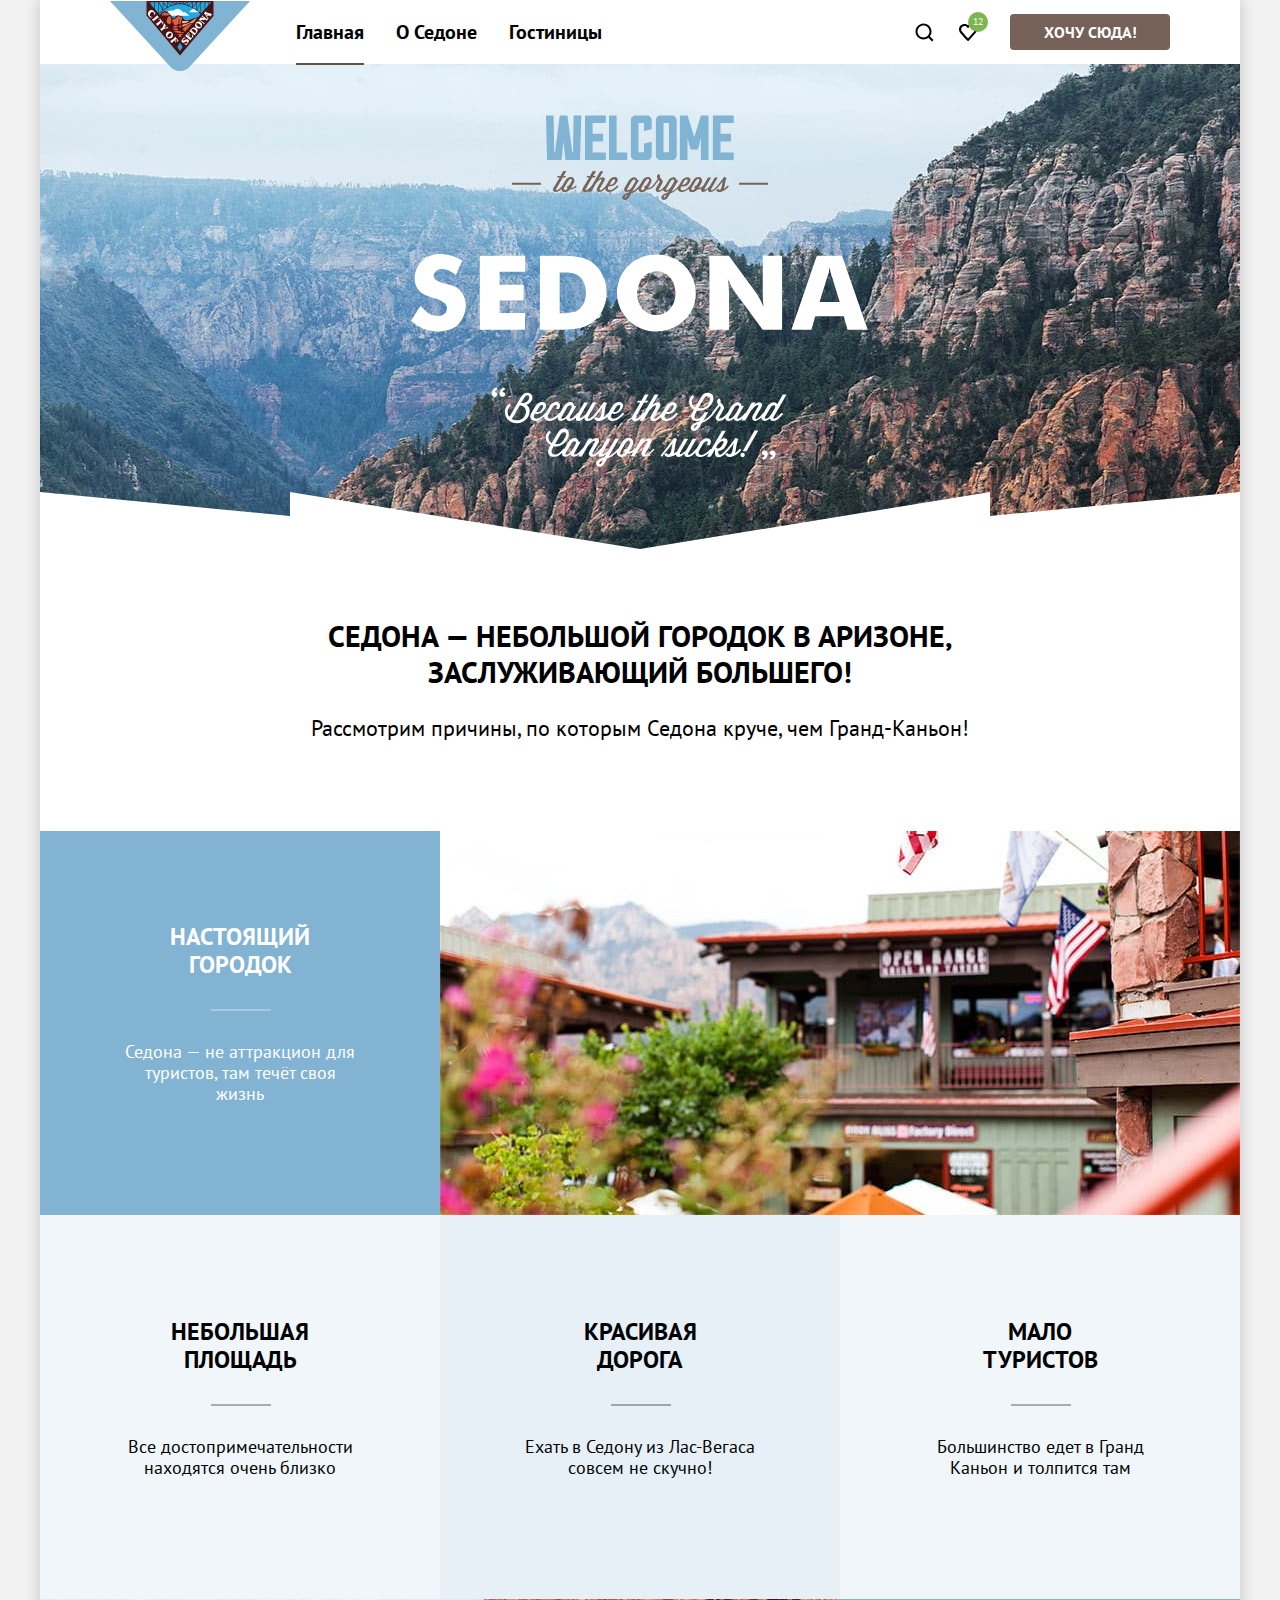
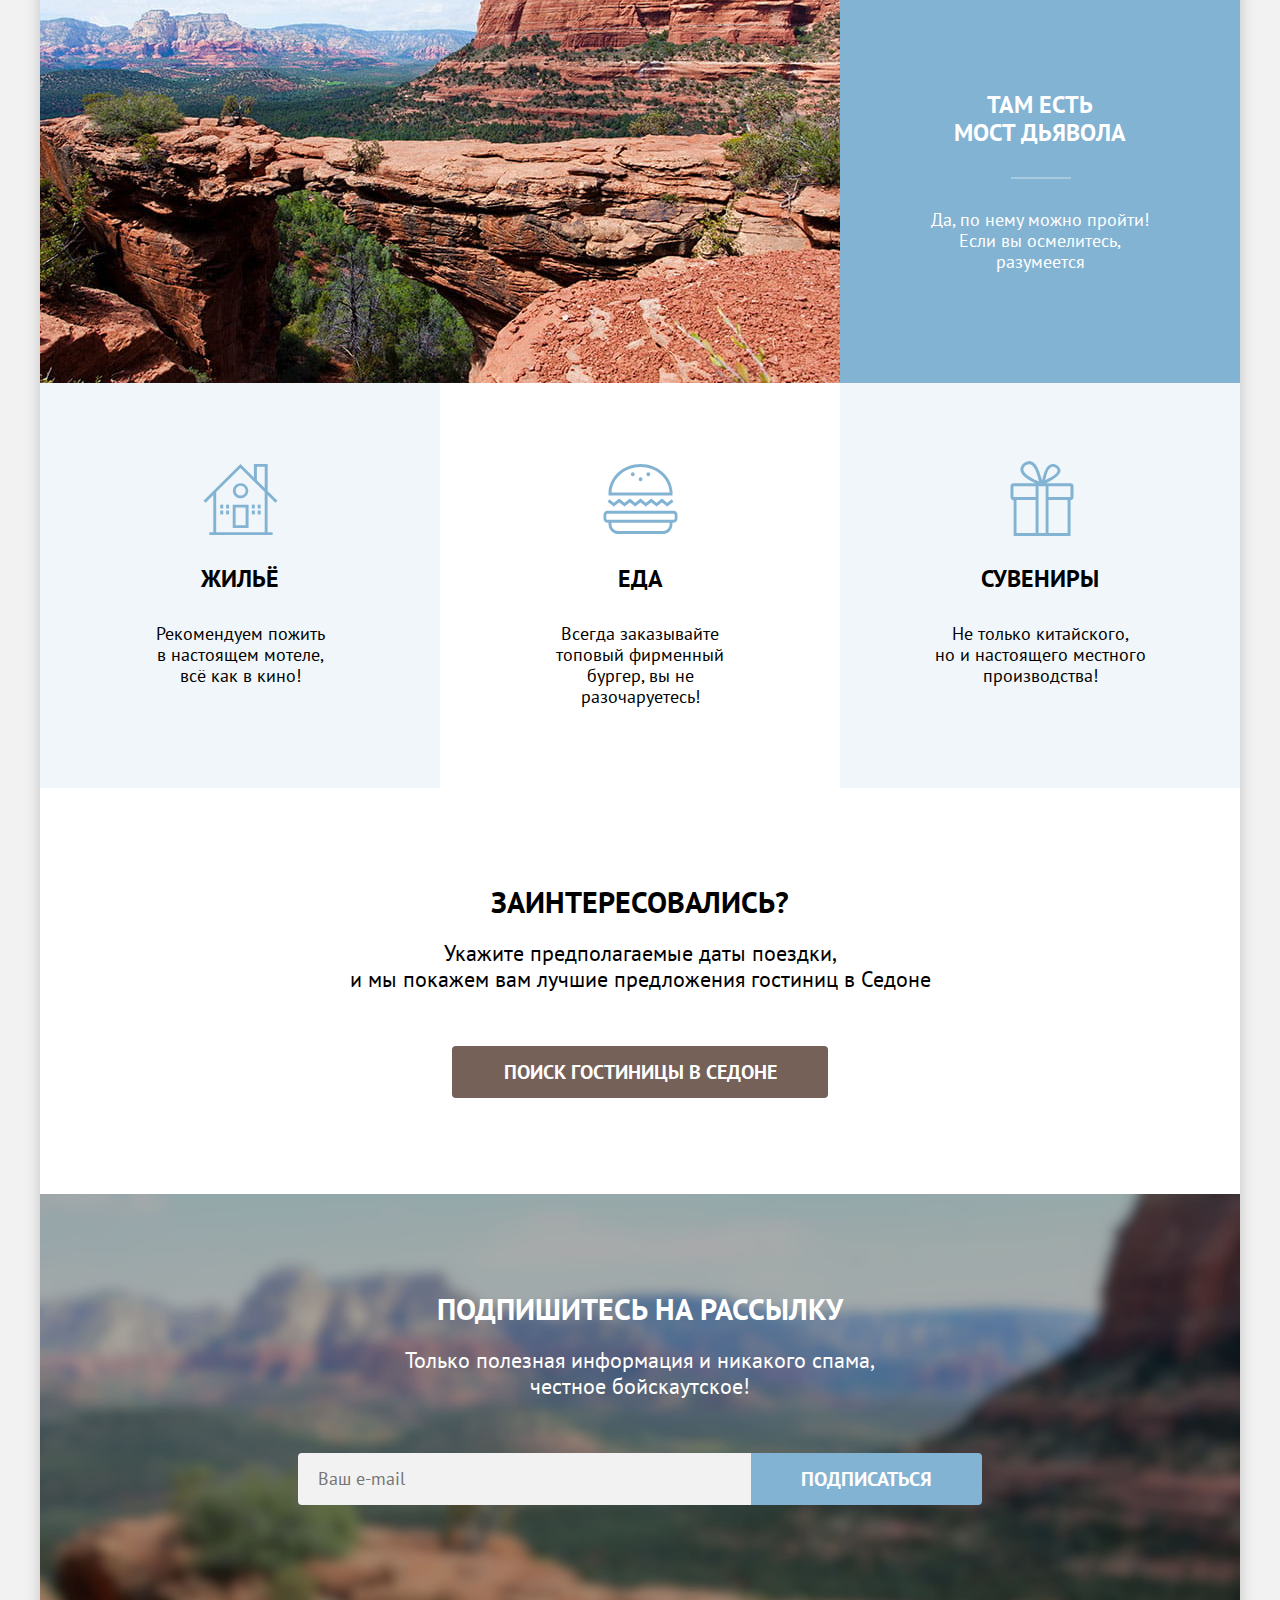
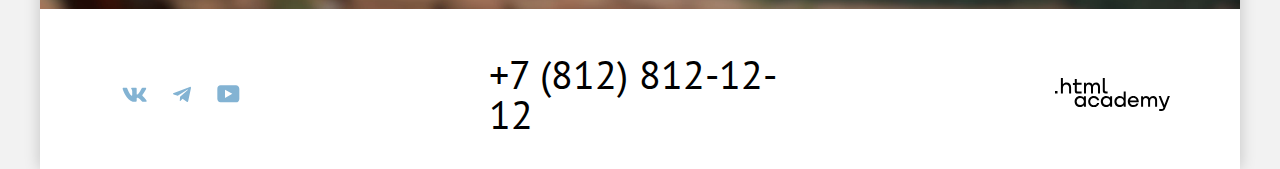
<file: index.html>
<!DOCTYPE html>
<html lang="ru">

  <head>
    <meta charset="UTF-8">
    <meta http-equiv="X-UA-Compatible" content="IE=edge">
    <meta name="viewport" content="width=device-width, initial-scale=1.0">
    <title>HTML Academy: Седона</title>
    <link rel="icon" href="favicon.ico">
    <link rel="stylesheet" href="styles/styles.css">
  </head>

  <body>
    <div class="content-wrapper">
      <!-- Шапка -->
      <header class="main-header">
        <nav class="navigation">
          <img class="page-header-logo" src="images/header-logo.svg" width="140" height="70"
            alt="Логотип сайта города Седона.">
          <div class="navigation-wrapper">
            <ul class="navigation-list reset-margin-padding">
              <li class="navigation-item">
                <span class="navigation-link current">Главная</span>
              </li>
              <li class="navigation-item">
                <a class="navigation-link" href="#">О Седоне</a>
              </li>
              <li class="navigation-item">
                <a class="navigation-link" href="catalog.html">Гостиницы</a>
              </li>
            </ul>
            <ul class="navigation-list navigation-user  reset-margin-padding">
              <li class="navigation-item">
                <a class="navigation-link search" href="#">
                  <span class="visually-hidden">Поиск.</span>
                </a>
              </li>
              <li class="navigation-item">
                <a class="navigation-link favorites favorites-added" href="#">
                  <span class="visually-hidden">Избранное.</span>
                </a>
              </li>
              <li class="navigation-item">
                <a class="button button-link" href="#">Хочу сюда!</a>
              </li>
            </ul>
          </div>
        </nav>
      </header>

      <!-- Основное содержание -->
      <main class="main-container main-index">
        <div class="intro-wrapper">
          <h1 class="visually-hidden">Город Седона.</h1>
          <img class="intro-image" src="images/main-welcome.svg" width="458" height="352"
            alt="Добро пожаловать в Седону.">
        </div>
        <!-- Преимущества -->

        <section class="advantages">
          <h2 class="visually-hidden">Причины посетить Седону.</h2>
          <div class="advantages-intro-wrapper">
            <p class="advantages-intro reset-margin-padding">Седона — небольшой городок в Аризоне,<br> заслуживающий
              большего!</p>
            <p class="advantages-reasons reset-margin-padding">Рассмотрим причины, по которым Седона круче, чем
              Гранд-Каньон!</p>
          </div>
          <div class="advantages-recommendations">
            <ul class="advantages-list  reset-margin-padding">
              <li class="advantages-item">
                <div class="advantage-about">
                  <h3 class="advantages-title reset-margin-padding">Настоящий городок</h3>
                  <p class="advantages-description reset-margin-padding">Седона — не аттракцион для туристов, там течёт
                    своя жизнь</p>
                </div>
                <img class="advantage-illustration" src="images/advantages-city.jpg" width="800" height="384"
                  alt="Фотография города Седона.">
              </li>
              <li class="advantages-item">
                <div class="advantage-about">
                  <h3 class="advantages-title reset-margin-padding">Небольшая площадь</h3>
                  <p class="advantages-description reset-margin-padding">Все достопримечательности находятся очень
                    близко</p>
                </div>
              </li>
              <li class="advantages-item">
                <div class="advantage-about">
                  <h3 class="advantages-title reset-margin-padding">Красивая дорога</h3>
                  <p class="advantages-description reset-margin-padding">Ехать в Седону из Лас-Вегаса совсем не скучно!
                  </p>
                </div>
              </li>
              <li class="advantages-item">
                <div class="advantage-about">
                  <h3 class="advantages-title reset-margin-padding">Мало туристов</h3>
                  <p class="advantages-description reset-margin-padding">Большинство едет в Гранд Каньон и толпится там
                  </p>
                </div>
              </li>
              <li class="advantages-item">
                <div class="advantage-about">
                  <h3 class="advantages-title reset-margin-padding">Там есть<br>мост дьявола</h3>
                  <p class="advantages-description reset-margin-padding">Да, по нему можно пройти! Если вы осмелитесь,
                    разумеется</p>
                </div>
                <img class="advantage-illustration" src="images/advantages-bridge.jpg" width="800" height="384"
                  alt="Фотография моста дьявола.">
              </li>
            </ul>
            <h2 class="visually-hidden">Рекомендации.</h2>
            <ul class="recommendation-list  reset-margin-padding">
              <li class="recommendation-item">
                <div class="recommendation-about">
                  <h3 class="recommendation-title reset-margin-padding">Жильё</h3>
                  <p class="recommendation-description reset-margin-padding">Рекомендуем пожить<br> в настоящем мотеле,
                    <br> всё как в кино!
                  </p>
                </div>
              </li>
              <li class="recommendation-item">
                <div class="recommendation-about">
                  <h3 class="recommendation-title reset-margin-padding">Еда</h3>
                  <p class="recommendation-description reset-margin-padding">Всегда заказывайте <br>топовый фирменный
                    бургер, вы не разочаруетесь!</p>
                </div>
              </li>
              <li class="recommendation-item">
                <div class="recommendation-about">
                  <h3 class="recommendation-title reset-margin-padding">Сувениры</h3>
                  <p class="recommendation-description reset-margin-padding">Не только китайского, <br>но и настоящего
                    местного производства!</p>
                </div>
              </li>
            </ul>
          </div>
        </section>

        <!-- Поиск гостиницы -->
        <section class="hotel-search reset-margin-padding" id="hotel-search">
          <div class="hotel-search-wrapper">
            <h2 class="visually-hidden">Поиск гостиницы.</h2>
            <h3 class="hotel-search-title  reset-margin-padding">Заинтересовались?</h3>
            <p class="hotel-search-description  reset-margin-padding">Укажите предполагаемые даты поездки,<br>и мы
              покажем вам лучшие предложения гостиниц в Седоне</p>
            <a class="button button-link" href="catalog.html">ПОИСК ГОСТИНИЦЫ В СЕДОНЕ</a>
          </div>
        </section>
      </main>

      <!-- Подвал -->
      <footer class="page-footer">
        <section class="subscription subscribtion-main">
          <div class="subscription-content">
            <h2 class="subscription-title  reset-margin-padding">Подпишитесь на рассылку</h2>
            <p class="subscription-description">Только полезная информация и никакого спама, <br>честное бойскаутское!
            </p>
            <form class="subscription-form" action="https://echo.htmlacademy.ru/" method="post">
              <input class="subscription-input  reset-margin-padding" type="email" name="email" id="subscription-email"
                placeholder="Ваш e-mail">
              <label class="visually-hidden" for="subscription-email">Введите ваш e-mail.</label>
              <button class="button button-submit  reset-margin-padding" type="submit">Подписаться</button>
            </form>
          </div>
        </section>
        <section class="footer-contacts">
          <h2 class="visually-hidden">Контакты.</h2>
          <ul class="social-links-list  reset-margin-padding">
            <li class="social-links-item">
              <a class="social-link" href="https://vk.com/htmlacademy">
                <svg class="social-link-img" width="25" height="15" viewBox="0 0 25 15" fill="none"
                  xmlns="http://www.w3.org/2000/svg">
                  <path fill-rule="evenodd" clip-rule="evenodd"
                    d="M24.1164 1.80445C24.2824 1.25845 24.1164 0.856445 23.3214 0.856445H20.6964C20.0284 0.856445 19.7204 1.20345 19.5534 1.58645C19.5534 1.58645 18.2184 4.78245 16.3274 6.85845C15.7154 7.46045 15.4374 7.65145 15.1034 7.65145C14.9364 7.65145 14.6854 7.46045 14.6854 6.91345V1.80445C14.6854 1.14845 14.5014 0.856445 13.9454 0.856445H9.81738C9.40038 0.856445 9.14938 1.16045 9.14938 1.44945C9.14938 2.07045 10.0954 2.21445 10.1924 3.96245V7.76045C10.1924 8.59345 10.0394 8.74444 9.70538 8.74444C8.81538 8.74444 6.65038 5.53345 5.36538 1.85945C5.11638 1.14445 4.86438 0.856445 4.19338 0.856445H1.56638C0.816382 0.856445 0.666382 1.20345 0.666382 1.58645C0.666382 2.26845 1.55638 5.65645 4.81138 10.1374C6.98138 13.1974 10.0364 14.8564 12.8194 14.8564C14.4884 14.8564 14.6944 14.4884 14.6944 13.8534V11.5404C14.6944 10.8034 14.8524 10.6564 15.3814 10.6564C15.7714 10.6564 16.4384 10.8484 17.9964 12.3234C19.7764 14.0724 20.0694 14.8564 21.0714 14.8564H23.6964C24.4464 14.8564 24.8224 14.4884 24.6064 13.7604C24.3684 13.0364 23.5184 11.9854 22.3914 10.7384C21.7794 10.0284 20.8614 9.26345 20.5824 8.88045C20.1934 8.38945 20.3044 8.17044 20.5824 7.73345C20.5824 7.73345 23.7824 3.30745 24.1154 1.80445H24.1164Z" />
                </svg>
                <span class="visually-hidden">В контакте.</span>
              </a>
            </li>
            <li class="social-links-item">
              <a class="social-link" href="https://t.me/htmlacademy ">
                <svg class="social-link-img" aria-hidden="true" focusable="false" width="18" height="16"
                  viewBox="0 0 18 16" fill="none" xmlns="http://www.w3.org/2000/svg">
                  <path
                    d="M16.785 0.955705L0.840489 7.1042C-0.247661 7.54126 -0.241365 8.14828 0.640845 8.41897L4.73445 9.69597L14.2058 3.72014C14.6537 3.44766 15.0629 3.59424 14.7265 3.89281L7.05283 10.8183H7.05103L7.05283 10.8192L6.77045 15.0387C7.18413 15.0387 7.36669 14.8489 7.59871 14.625L9.58705 12.6915L13.7229 15.7464C14.4855 16.1664 15.0332 15.9506 15.2229 15.0405L17.9379 2.2453C18.2158 1.13107 17.5126 0.626562 16.785 0.955705Z" />
                </svg>
                <span class="visually-hidden">Телеграм.</span>
              </a>
            </li>
            <li class="social-links-item">
              <a class="social-link" href="https://www.youtube.com/user/htmlacademyru">
                <svg class="social-link-img" aria-hidden="true" focusable="false" width="23" height="18"
                  viewBox="0 0 23 18" fill="none" xmlns="http://www.w3.org/2000/svg">
                  <path
                    d="M18.9402 0.356445H3.50738C1.64668 0.356445 0.333252 1.9502 0.333252 3.75645V13.8502C0.333252 15.7627 1.64668 17.3564 3.50738 17.3564H19.1591C20.8009 17.3564 22.3333 15.7627 22.3333 13.9564V3.75645C22.1143 1.9502 20.8009 0.356445 18.9402 0.356445ZM7.99494 12.8939V4.81894L15.3283 8.85645L7.99494 12.8939Z" />
                </svg>
                <span class="visually-hidden">Youtube.</span>
              </a>
            </li>
          </ul>
          <address class="address-links">
            <a class="phone-link" href="tel:88128121212">+7 (812) 812-12-12</a>
          </address>
          <a class="partner-link" href="https://htmlacademy.ru/">
            <svg class="partner-link-img" aria-hidden="true" focusable="false" width="115" height="33"
              viewBox="0 0 115 33" fill="none" xmlns="http://www.w3.org/2000/svg">
              <path fill-rule="evenodd" clip-rule="evenodd"
                d="M7.9999 6.2C8.7999 5.2 9.9999 4.5 11.5999 4.5C14.2999 4.5 16.1999 6.4 16.0999 9.4V15.5H14.0999V9.8C14.0999 8 12.9999 6.6 11.1999 6.6C9.1999 6.6 7.8999 8.1 7.8999 10.2V15.5H5.8999V0H7.8999V6.2H7.9999ZM0 15.5V12.9H2.5V15.5H0ZM26.5999 4.79998H21.7999V1.09998H19.7999V4.89998H17.8999V6.89998H19.7999V12.9C19.7999 14.6 20.7999 15.6 22.4999 15.6H26.5999V13.6H22.8999C22.1999 13.6 21.7999 13.2 21.7999 12.5V6.79998H26.5999V4.79998ZM37.6 6.69998C38.2 5.39998 39.5 4.59998 41.1 4.59998C43.6 4.59998 45.1 6.39998 45 8.89997V15.4H43V9.09998C43 7.49998 42.1 6.49998 40.6 6.49998C39.4 6.49998 38 7.39998 38 9.79998V15.4H36V9.09998C36 7.49998 35.1 6.49998 33.6 6.49998C32 6.49998 31 7.99998 31 9.99998V15.4H29V4.79998H30.9V6.39998H31C31.6 5.39998 32.7 4.59998 34.1 4.59998C35.7 4.59998 36.9 5.49998 37.5 6.69998H37.6ZM47.8 12.7C47.8 14.4 48.8 15.4 50.6 15.4H52.6V13.4H50.9001C50.2001 13.4 49.8 13 49.8 12.3V0H47.8V12.7ZM25.0001 17.9C26.7001 17.9 28.0001 18.6 28.9001 19.7V18.2H30.9001V28.8H28.9001V27.2H28.8001C28.0001 28.3 26.8001 29.1 25.0001 29.1C21.9001 29.1 19.6001 26.8 19.6001 23.5C19.6001 20.2 21.9001 17.9 25.0001 17.9ZM21.7001 23.5C21.7001 25.5 23.1001 27.1 25.3001 27.1C27.5001 27.1 28.9001 25.4 28.9001 23.5C28.9001 21.5 27.5001 19.9 25.3001 19.9C23.1001 19.9 21.7001 21.5 21.7001 23.5ZM44.2 22C43.7 19.6 41.5999 17.9 38.7999 17.9C35.3999 17.9 33.2 20.4 33.2 23.5C33.2 26.6 35.3999 29.1 38.7999 29.1C41.5999 29.1 43.7 27.3 44.2 24.9H42.0999C41.7 26.2 40.3999 27.2 38.7999 27.2C36.5999 27.2 35.2 25.6 35.2 23.6C35.2 21.6 36.5999 20 38.7999 20C40.3999 20 41.5999 21 42.0999 22.2H44.2V22ZM51.2001 17.9C52.9001 17.9 54.2001 18.6 55.1 19.7V18.2H57.1V28.8H55.1V27.2H55C54.2001 28.3 53 29.1 51.2001 29.1C48.1001 29.1 45.8 26.8 45.8 23.5C45.8 20.2 48.1001 17.9 51.2001 17.9ZM47.9001 23.5C47.9001 25.5 49.3 27.1 51.5 27.1C53.6 27.1 55.1 25.4 55.1 23.5C55.1 21.5 53.7001 19.9 51.5 19.9C49.3 19.9 47.9001 21.5 47.9001 23.5ZM68.6999 19.8C67.7999 18.7 66.4999 17.9 64.7999 17.9C61.6999 17.9 59.3999 20.2 59.3999 23.5C59.3999 26.8 61.5999 29.1 64.7999 29.1C66.4999 29.1 67.7999 28.3 68.5999 27.3H68.6999V28.8H70.6999V13.4H68.6999V19.8ZM65.0999 27.1C62.8999 27.1 61.4999 25.5 61.4999 23.5C61.4999 21.5 62.8999 19.9 65.0999 19.9C67.2999 19.9 68.6999 21.5 68.6999 23.5C68.5999 25.5 67.1999 27.1 65.0999 27.1ZM72.8 23.5C72.8 20.4 75 17.9 78.3 17.9C81.8 17.9 84 20.6 83.8 24.2H75C75.1 25.8 76.5 27.1 78.4 27.1C79.8 27.1 80.9 26.5 81.4 25.5H83.5C82.8 27.8 80.8 29.1 78.3 29.1C74.9 29.1 72.8 26.5 72.8 23.5ZM81.6 22.4C81.3 20.8 80 19.8 78.3 19.8C76.6001 19.8 75.4 20.9 75.1 22.4H81.6ZM98.2001 17.9C96.6001 17.9 95.3001 18.7 94.6001 19.9H94.5001C93.9001 18.7 92.7001 17.9 91.1001 17.9C89.7001 17.9 88.6001 18.6 88.0001 19.7V18.2H86.1001V28.8H88.1001V23.4C88.1001 21.4 89.1001 20 90.7001 19.9C92.2001 19.9 93.1001 20.9 93.1001 22.5V28.8H95.1001V23.2C95.1001 20.8 96.5001 19.9 97.7001 19.9C99.2001 19.9 100.1 20.9 100.1 22.5V28.8H102.1V22.3C102.2 19.7 100.7 17.9 98.2001 17.9ZM105.8 18.1L109.4 27L112.8 18.1H114.9L110.2 30.3C109.5 32.1 108.5 32.9 106.7 32.9H104.2V30.9H106.7C107.7 30.9 108.1 30.6 108.4 29.7L103.6 18.1H105.8Z" />
            </svg>
            <span class="visually-hidden">HTML-Academy.</span>
          </a>
        </section>
      </footer>

      <div class="modal-container closed">
        <div class="modal modal-search">
          <button class="modal-close-button" type="button">
            <span class="visually-hidden">Закрыть.</span>
          </button>
          <section class="modal-content">
            <h2 class="modal-title reset-margin-padding">Поиск гостиницы в Седоне</h2>
            <form class="modal-search-form" action="https://echo.htmlacademy.ru/" method="get">
              <h3 class="visually-hidden">Укажите дату заезда и дату выезда, а также количество взрослых гостей и детей.
              </h3>
              <label class="modal-form-label date-label" for="arrival-date">Дата Заезда:</label>
              <div class="date-wrapper">
                <input class="modal-input input-date" type="text" name="arrival-date" id="arrival-date"
                  value="27 апреля 2020">
                <button class="calendar-button" type="button"></button>
                <span class="date-invalid shown">Мы не можем отправить вас в прошлое.</span>
              </div>
              <label class="modal-form-label date-label" for="departure-date">Дата Выезда:</label>
              <div class="date-wrapper">
                <input class="modal-input input-date" type="text" name="departure-date" id="departure-date"
                  value="1 сентября 2023">
                <button class="calendar-button" type="button"></button>
                <span class="date-valid shown">На эти даты есть свободные номера. Пока есть.</span>
              </div>
              <label class="modal-form-label" for="adult-guests">Взрослые:</label>
              <div class="age-range-wrapper">
                <button class="modal-range-button minus" type="button">
                  <svg class="modal-icon modal-minus-icon" width="14" height="2" viewBox="0 0 14 2" fill="none"
                    xmlns="http://www.w3.org/2000/svg">
                    <path d="M0 0L0 2L14 2V0L0 0Z" />
                  </svg>
                </button>
                <input class="modal-input" type="number" name="adult-guests" id="adult-guests" value="2">
                <button class="modal-range-button plus" type="button">
                  <svg class="modal-icon modal-plus-icon" width="14" height="14" viewBox="0 0 14 14" fill="none"
                    xmlns="http://www.w3.org/2000/svg">
                    <path d="M14 6H8V0H6V6H0V8H6V14H8V8H14V6Z" />
                  </svg>
                </button>
              </div>
              <label class="modal-form-label kids-label" for="kids-guests">
                Дети:
              </label>
              <span class="tooltip">
                <button class="tooltip-toggle" type="button" aria-labelledby="tooltip-label-date">
                  <svg class="info-button" width="26" height="26" viewBox="0 0 26 26" fill="none"
                    xmlns="http://www.w3.org/2000/svg" aria-label="Дополнительная информация.">
                    <circle cx="13" cy="13" r="13" fill="#83B3D3" />
                    <path fill-rule="evenodd" clip-rule="evenodd" d="M12 7H14V9H12V7ZM14 19H12V10H14V19Z"
                      fill="white" />
                  </svg>
                </button>
                <span class="tooltip-text" role="tooltip" id="tooltip-label-date">Укажите количество детей, которые
                  будут с вами, возраст которых от 6 до 18 лет. Дети до 6 лет размещаются бесплатно.</span>
              </span>
              <div class="age-range-wrapper">
                <button class="modal-range-button minus" type="button">
                  <svg class="modal-icon modal-minus-icon" width="14" height="2" viewBox="0 0 14 2" fill="none"
                    xmlns="http://www.w3.org/2000/svg">
                    <path d="M0 0L0 2L14 2V0L0 0Z" />
                  </svg>
                </button>
                <input class="modal-input" type="number" name="kids-guest" id="kids-guests" value="2">
                <button class="modal-range-button plus" type="button">
                  <svg class="modal-icon modal-plus-icon" width="14" height="14" viewBox="0 0 14 14" fill="none"
                    xmlns="http://www.w3.org/2000/svg">
                    <path d="M14 6H8V0H6V6H0V8H6V14H8V8H14V6Z" />
                  </svg>
                </button>
              </div>
              <button class="button button-submit" type="submit">Найти</button>
            </form>
          </section>
        </div>
      </div>

    </div>
  </body>

</html>
</file>
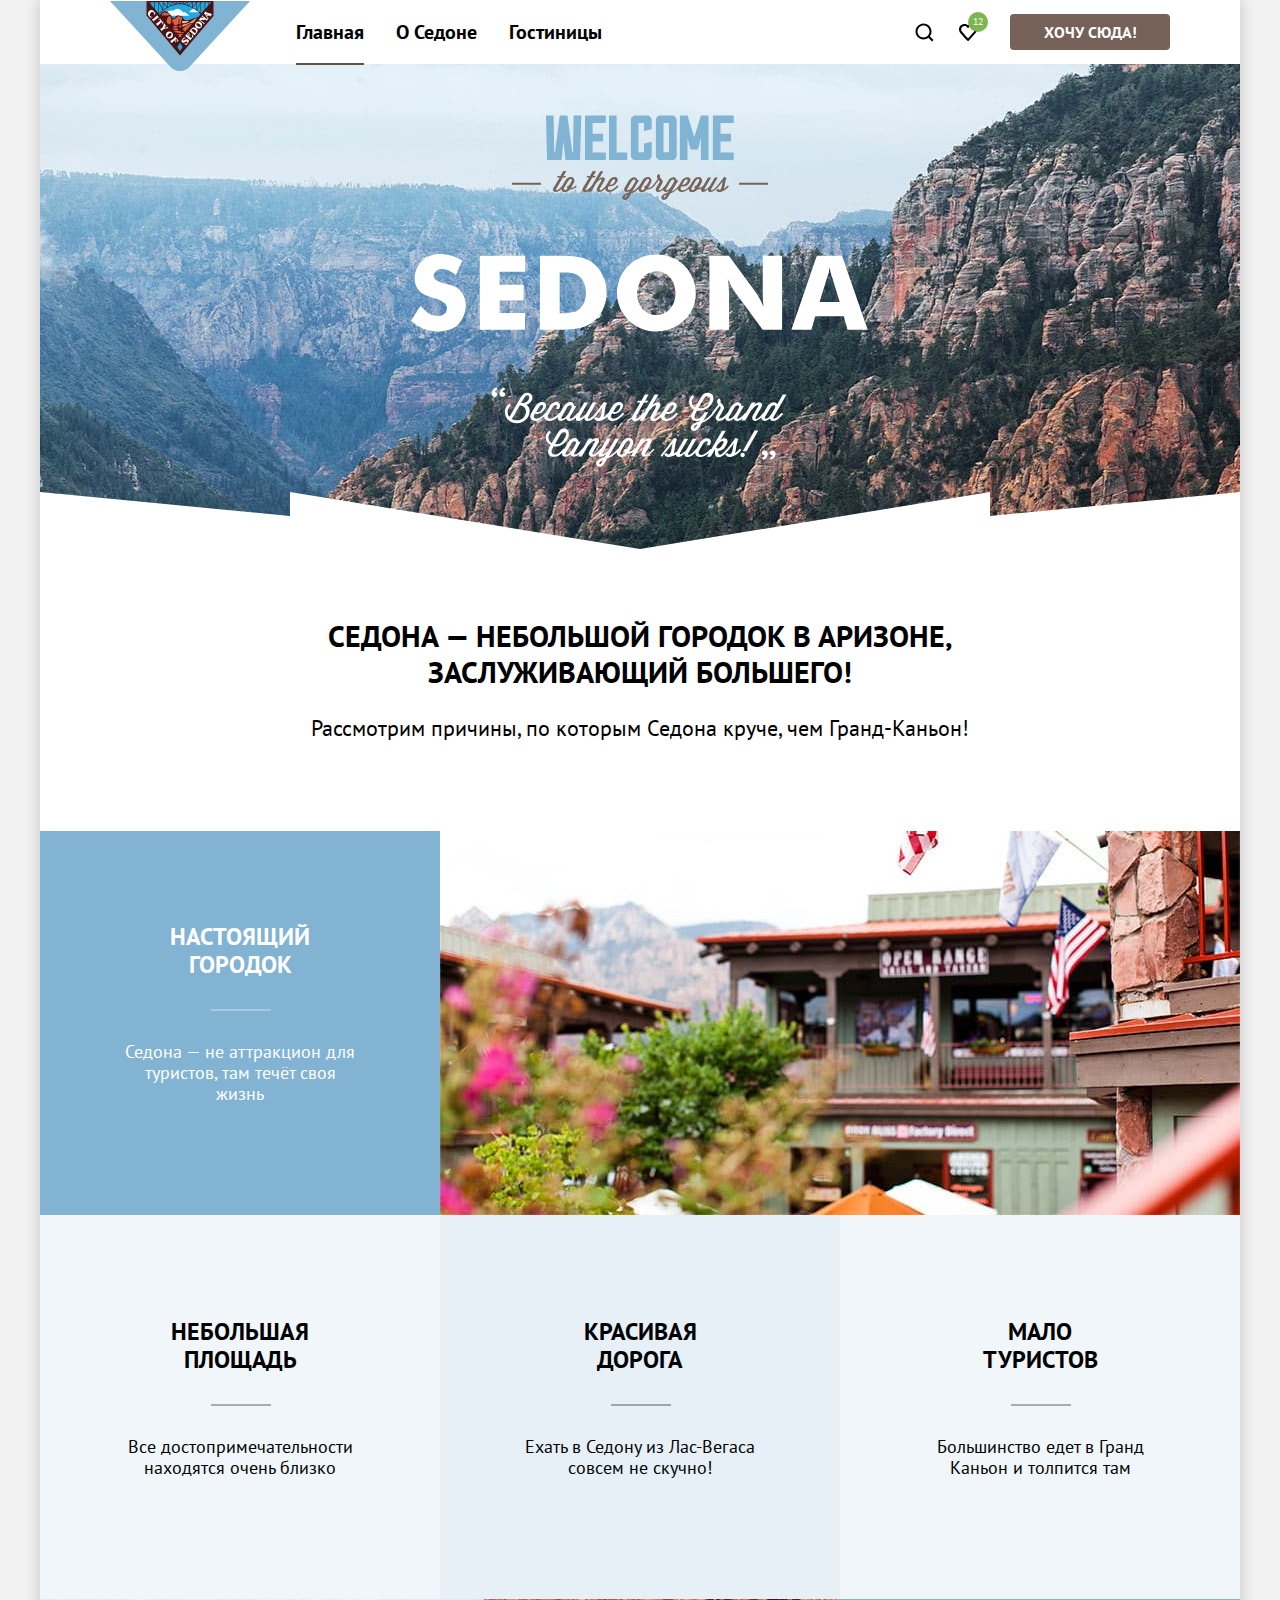
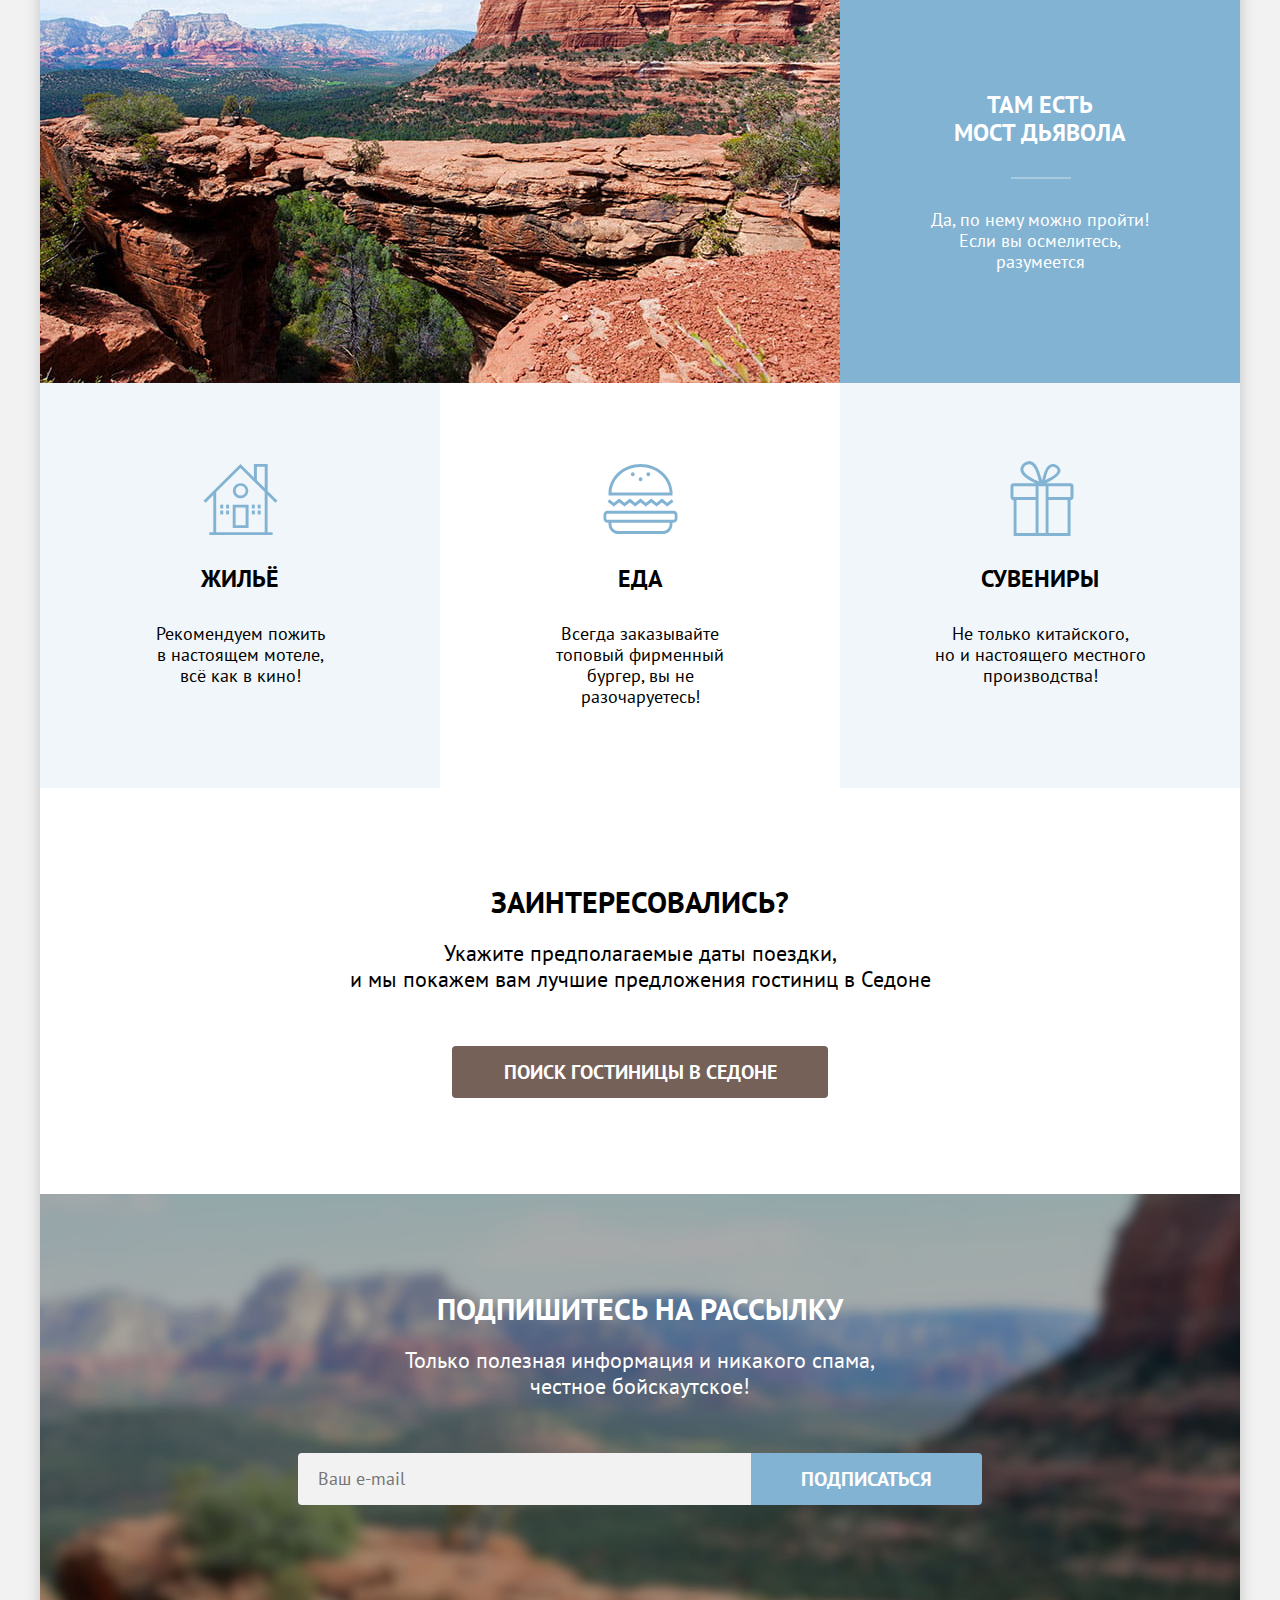
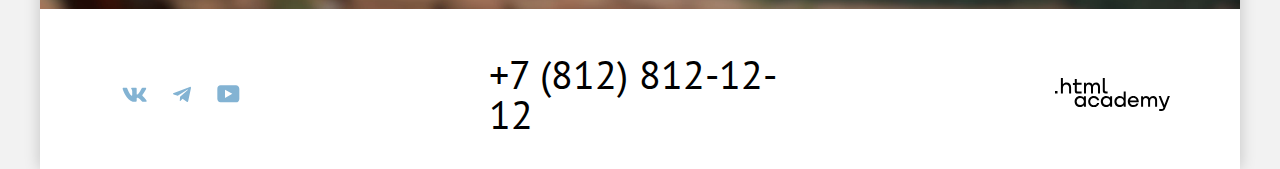
<file: master/index.html>
<!DOCTYPE html>
<html lang="ru">

  <head>
    <meta charset="UTF-8">
    <meta http-equiv="X-UA-Compatible" content="IE=edge">
    <meta name="viewport" content="width=device-width, initial-scale=1.0">
    <title>HTML Academy: Седона</title>
    <link rel="icon" href="favicon.ico">
    <link rel="stylesheet" href="styles/styles.css">
    <base href="https://htmlacademy-htmlcss.github.io/2205359-sedona-35/master/">
</head>

  <body>
    <div class="content-wrapper">
      <!-- Шапка -->
      <header class="main-header">
        <nav class="navigation">
          <img class="page-header-logo" src="images/header-logo.svg" width="140" height="70"
            alt="Логотип сайта города Седона.">
          <div class="navigation-wrapper">
            <ul class="navigation-list reset-margin-padding">
              <li class="navigation-item">
                <span class="navigation-link current">Главная</span>
              </li>
              <li class="navigation-item">
                <a class="navigation-link" href="#">О Седоне</a>
              </li>
              <li class="navigation-item">
                <a class="navigation-link" href="catalog.html">Гостиницы</a>
              </li>
            </ul>
            <ul class="navigation-list navigation-user  reset-margin-padding">
              <li class="navigation-item">
                <a class="navigation-link search" href="#">
                  <span class="visually-hidden">Поиск.</span>
                </a>
              </li>
              <li class="navigation-item">
                <a class="navigation-link favorites favorites-added" href="#">
                  <span class="visually-hidden">Избранное.</span>
                </a>
              </li>
              <li class="navigation-item">
                <a class="button button-link" href="#">Хочу сюда!</a>
              </li>
            </ul>
          </div>
        </nav>
      </header>

      <!-- Основное содержание -->
      <main class="main-container main-index">
        <div class="intro-wrapper">
          <h1 class="visually-hidden">Город Седона.</h1>
          <img class="intro-image" src="images/main-welcome.svg" width="458" height="352"
            alt="Добро пожаловать в Седону.">
        </div>
        <!-- Преимущества -->

        <section class="advantages">
          <h2 class="visually-hidden">Причины посетить Седону.</h2>
          <div class="advantages-intro-wrapper">
            <p class="advantages-intro reset-margin-padding">Седона — небольшой городок в Аризоне,<br> заслуживающий
              большего!</p>
            <p class="advantages-reasons reset-margin-padding">Рассмотрим причины, по которым Седона круче, чем
              Гранд-Каньон!</p>
          </div>
          <div class="advantages-recommendations">
            <ul class="advantages-list  reset-margin-padding">
              <li class="advantages-item">
                <div class="advantage-about">
                  <h3 class="advantages-title reset-margin-padding">Настоящий городок</h3>
                  <p class="advantages-description reset-margin-padding">Седона — не аттракцион для туристов, там течёт
                    своя жизнь</p>
                </div>
                <img class="advantage-illustration" src="images/advantages-city.jpg" width="800" height="384"
                  alt="Фотография города Седона.">
              </li>
              <li class="advantages-item">
                <div class="advantage-about">
                  <h3 class="advantages-title reset-margin-padding">Небольшая площадь</h3>
                  <p class="advantages-description reset-margin-padding">Все достопримечательности находятся очень
                    близко</p>
                </div>
              </li>
              <li class="advantages-item">
                <div class="advantage-about">
                  <h3 class="advantages-title reset-margin-padding">Красивая дорога</h3>
                  <p class="advantages-description reset-margin-padding">Ехать в Седону из Лас-Вегаса совсем не скучно!
                  </p>
                </div>
              </li>
              <li class="advantages-item">
                <div class="advantage-about">
                  <h3 class="advantages-title reset-margin-padding">Мало туристов</h3>
                  <p class="advantages-description reset-margin-padding">Большинство едет в Гранд Каньон и толпится там
                  </p>
                </div>
              </li>
              <li class="advantages-item">
                <div class="advantage-about">
                  <h3 class="advantages-title reset-margin-padding">Там есть<br>мост дьявола</h3>
                  <p class="advantages-description reset-margin-padding">Да, по нему можно пройти! Если вы осмелитесь,
                    разумеется</p>
                </div>
                <img class="advantage-illustration" src="images/advantages-bridge.jpg" width="800" height="384"
                  alt="Фотография моста дьявола.">
              </li>
            </ul>
            <h2 class="visually-hidden">Рекомендации.</h2>
            <ul class="recommendation-list  reset-margin-padding">
              <li class="recommendation-item">
                <div class="recommendation-about">
                  <h3 class="recommendation-title reset-margin-padding">Жильё</h3>
                  <p class="recommendation-description reset-margin-padding">Рекомендуем пожить<br> в настоящем мотеле,
                    <br> всё как в кино!
                  </p>
                </div>
              </li>
              <li class="recommendation-item">
                <div class="recommendation-about">
                  <h3 class="recommendation-title reset-margin-padding">Еда</h3>
                  <p class="recommendation-description reset-margin-padding">Всегда заказывайте <br>топовый фирменный
                    бургер, вы не разочаруетесь!</p>
                </div>
              </li>
              <li class="recommendation-item">
                <div class="recommendation-about">
                  <h3 class="recommendation-title reset-margin-padding">Сувениры</h3>
                  <p class="recommendation-description reset-margin-padding">Не только китайского, <br>но и настоящего
                    местного производства!</p>
                </div>
              </li>
            </ul>
          </div>
        </section>

        <!-- Поиск гостиницы -->
        <section class="hotel-search reset-margin-padding" id="hotel-search">
          <div class="hotel-search-wrapper">
            <h2 class="visually-hidden">Поиск гостиницы.</h2>
            <h3 class="hotel-search-title  reset-margin-padding">Заинтересовались?</h3>
            <p class="hotel-search-description  reset-margin-padding">Укажите предполагаемые даты поездки,<br>и мы
              покажем вам лучшие предложения гостиниц в Седоне</p>
            <a class="button button-link" href="catalog.html">ПОИСК ГОСТИНИЦЫ В СЕДОНЕ</a>
          </div>
        </section>
      </main>

      <!-- Подвал -->
      <footer class="page-footer">
        <section class="subscription subscribtion-main">
          <div class="subscription-content">
            <h2 class="subscription-title  reset-margin-padding">Подпишитесь на рассылку</h2>
            <p class="subscription-description">Только полезная информация и никакого спама, <br>честное бойскаутское!
            </p>
            <form class="subscription-form" action="https://echo.htmlacademy.ru/" method="post">
              <input class="subscription-input  reset-margin-padding" type="email" name="email" id="subscription-email"
                placeholder="Ваш e-mail">
              <label class="visually-hidden" for="subscription-email">Введите ваш e-mail.</label>
              <button class="button button-submit  reset-margin-padding" type="submit">Подписаться</button>
            </form>
          </div>
        </section>
        <section class="footer-contacts">
          <h2 class="visually-hidden">Контакты.</h2>
          <ul class="social-links-list  reset-margin-padding">
            <li class="social-links-item">
              <a class="social-link" href="https://vk.com/htmlacademy">
                <svg class="social-link-img" width="25" height="15" viewBox="0 0 25 15" fill="none"
                  xmlns="http://www.w3.org/2000/svg">
                  <path fill-rule="evenodd" clip-rule="evenodd"
                    d="M24.1164 1.80445C24.2824 1.25845 24.1164 0.856445 23.3214 0.856445H20.6964C20.0284 0.856445 19.7204 1.20345 19.5534 1.58645C19.5534 1.58645 18.2184 4.78245 16.3274 6.85845C15.7154 7.46045 15.4374 7.65145 15.1034 7.65145C14.9364 7.65145 14.6854 7.46045 14.6854 6.91345V1.80445C14.6854 1.14845 14.5014 0.856445 13.9454 0.856445H9.81738C9.40038 0.856445 9.14938 1.16045 9.14938 1.44945C9.14938 2.07045 10.0954 2.21445 10.1924 3.96245V7.76045C10.1924 8.59345 10.0394 8.74444 9.70538 8.74444C8.81538 8.74444 6.65038 5.53345 5.36538 1.85945C5.11638 1.14445 4.86438 0.856445 4.19338 0.856445H1.56638C0.816382 0.856445 0.666382 1.20345 0.666382 1.58645C0.666382 2.26845 1.55638 5.65645 4.81138 10.1374C6.98138 13.1974 10.0364 14.8564 12.8194 14.8564C14.4884 14.8564 14.6944 14.4884 14.6944 13.8534V11.5404C14.6944 10.8034 14.8524 10.6564 15.3814 10.6564C15.7714 10.6564 16.4384 10.8484 17.9964 12.3234C19.7764 14.0724 20.0694 14.8564 21.0714 14.8564H23.6964C24.4464 14.8564 24.8224 14.4884 24.6064 13.7604C24.3684 13.0364 23.5184 11.9854 22.3914 10.7384C21.7794 10.0284 20.8614 9.26345 20.5824 8.88045C20.1934 8.38945 20.3044 8.17044 20.5824 7.73345C20.5824 7.73345 23.7824 3.30745 24.1154 1.80445H24.1164Z" />
                </svg>
                <span class="visually-hidden">В контакте.</span>
              </a>
            </li>
            <li class="social-links-item">
              <a class="social-link" href="https://t.me/htmlacademy ">
                <svg class="social-link-img" aria-hidden="true" focusable="false" width="18" height="16"
                  viewBox="0 0 18 16" fill="none" xmlns="http://www.w3.org/2000/svg">
                  <path
                    d="M16.785 0.955705L0.840489 7.1042C-0.247661 7.54126 -0.241365 8.14828 0.640845 8.41897L4.73445 9.69597L14.2058 3.72014C14.6537 3.44766 15.0629 3.59424 14.7265 3.89281L7.05283 10.8183H7.05103L7.05283 10.8192L6.77045 15.0387C7.18413 15.0387 7.36669 14.8489 7.59871 14.625L9.58705 12.6915L13.7229 15.7464C14.4855 16.1664 15.0332 15.9506 15.2229 15.0405L17.9379 2.2453C18.2158 1.13107 17.5126 0.626562 16.785 0.955705Z" />
                </svg>
                <span class="visually-hidden">Телеграм.</span>
              </a>
            </li>
            <li class="social-links-item">
              <a class="social-link" href="https://www.youtube.com/user/htmlacademyru">
                <svg class="social-link-img" aria-hidden="true" focusable="false" width="23" height="18"
                  viewBox="0 0 23 18" fill="none" xmlns="http://www.w3.org/2000/svg">
                  <path
                    d="M18.9402 0.356445H3.50738C1.64668 0.356445 0.333252 1.9502 0.333252 3.75645V13.8502C0.333252 15.7627 1.64668 17.3564 3.50738 17.3564H19.1591C20.8009 17.3564 22.3333 15.7627 22.3333 13.9564V3.75645C22.1143 1.9502 20.8009 0.356445 18.9402 0.356445ZM7.99494 12.8939V4.81894L15.3283 8.85645L7.99494 12.8939Z" />
                </svg>
                <span class="visually-hidden">Youtube.</span>
              </a>
            </li>
          </ul>
          <address class="address-links">
            <a class="phone-link" href="tel:88128121212">+7 (812) 812-12-12</a>
          </address>
          <a class="partner-link" href="https://htmlacademy.ru/">
            <svg class="partner-link-img" aria-hidden="true" focusable="false" width="115" height="33"
              viewBox="0 0 115 33" fill="none" xmlns="http://www.w3.org/2000/svg">
              <path fill-rule="evenodd" clip-rule="evenodd"
                d="M7.9999 6.2C8.7999 5.2 9.9999 4.5 11.5999 4.5C14.2999 4.5 16.1999 6.4 16.0999 9.4V15.5H14.0999V9.8C14.0999 8 12.9999 6.6 11.1999 6.6C9.1999 6.6 7.8999 8.1 7.8999 10.2V15.5H5.8999V0H7.8999V6.2H7.9999ZM0 15.5V12.9H2.5V15.5H0ZM26.5999 4.79998H21.7999V1.09998H19.7999V4.89998H17.8999V6.89998H19.7999V12.9C19.7999 14.6 20.7999 15.6 22.4999 15.6H26.5999V13.6H22.8999C22.1999 13.6 21.7999 13.2 21.7999 12.5V6.79998H26.5999V4.79998ZM37.6 6.69998C38.2 5.39998 39.5 4.59998 41.1 4.59998C43.6 4.59998 45.1 6.39998 45 8.89997V15.4H43V9.09998C43 7.49998 42.1 6.49998 40.6 6.49998C39.4 6.49998 38 7.39998 38 9.79998V15.4H36V9.09998C36 7.49998 35.1 6.49998 33.6 6.49998C32 6.49998 31 7.99998 31 9.99998V15.4H29V4.79998H30.9V6.39998H31C31.6 5.39998 32.7 4.59998 34.1 4.59998C35.7 4.59998 36.9 5.49998 37.5 6.69998H37.6ZM47.8 12.7C47.8 14.4 48.8 15.4 50.6 15.4H52.6V13.4H50.9001C50.2001 13.4 49.8 13 49.8 12.3V0H47.8V12.7ZM25.0001 17.9C26.7001 17.9 28.0001 18.6 28.9001 19.7V18.2H30.9001V28.8H28.9001V27.2H28.8001C28.0001 28.3 26.8001 29.1 25.0001 29.1C21.9001 29.1 19.6001 26.8 19.6001 23.5C19.6001 20.2 21.9001 17.9 25.0001 17.9ZM21.7001 23.5C21.7001 25.5 23.1001 27.1 25.3001 27.1C27.5001 27.1 28.9001 25.4 28.9001 23.5C28.9001 21.5 27.5001 19.9 25.3001 19.9C23.1001 19.9 21.7001 21.5 21.7001 23.5ZM44.2 22C43.7 19.6 41.5999 17.9 38.7999 17.9C35.3999 17.9 33.2 20.4 33.2 23.5C33.2 26.6 35.3999 29.1 38.7999 29.1C41.5999 29.1 43.7 27.3 44.2 24.9H42.0999C41.7 26.2 40.3999 27.2 38.7999 27.2C36.5999 27.2 35.2 25.6 35.2 23.6C35.2 21.6 36.5999 20 38.7999 20C40.3999 20 41.5999 21 42.0999 22.2H44.2V22ZM51.2001 17.9C52.9001 17.9 54.2001 18.6 55.1 19.7V18.2H57.1V28.8H55.1V27.2H55C54.2001 28.3 53 29.1 51.2001 29.1C48.1001 29.1 45.8 26.8 45.8 23.5C45.8 20.2 48.1001 17.9 51.2001 17.9ZM47.9001 23.5C47.9001 25.5 49.3 27.1 51.5 27.1C53.6 27.1 55.1 25.4 55.1 23.5C55.1 21.5 53.7001 19.9 51.5 19.9C49.3 19.9 47.9001 21.5 47.9001 23.5ZM68.6999 19.8C67.7999 18.7 66.4999 17.9 64.7999 17.9C61.6999 17.9 59.3999 20.2 59.3999 23.5C59.3999 26.8 61.5999 29.1 64.7999 29.1C66.4999 29.1 67.7999 28.3 68.5999 27.3H68.6999V28.8H70.6999V13.4H68.6999V19.8ZM65.0999 27.1C62.8999 27.1 61.4999 25.5 61.4999 23.5C61.4999 21.5 62.8999 19.9 65.0999 19.9C67.2999 19.9 68.6999 21.5 68.6999 23.5C68.5999 25.5 67.1999 27.1 65.0999 27.1ZM72.8 23.5C72.8 20.4 75 17.9 78.3 17.9C81.8 17.9 84 20.6 83.8 24.2H75C75.1 25.8 76.5 27.1 78.4 27.1C79.8 27.1 80.9 26.5 81.4 25.5H83.5C82.8 27.8 80.8 29.1 78.3 29.1C74.9 29.1 72.8 26.5 72.8 23.5ZM81.6 22.4C81.3 20.8 80 19.8 78.3 19.8C76.6001 19.8 75.4 20.9 75.1 22.4H81.6ZM98.2001 17.9C96.6001 17.9 95.3001 18.7 94.6001 19.9H94.5001C93.9001 18.7 92.7001 17.9 91.1001 17.9C89.7001 17.9 88.6001 18.6 88.0001 19.7V18.2H86.1001V28.8H88.1001V23.4C88.1001 21.4 89.1001 20 90.7001 19.9C92.2001 19.9 93.1001 20.9 93.1001 22.5V28.8H95.1001V23.2C95.1001 20.8 96.5001 19.9 97.7001 19.9C99.2001 19.9 100.1 20.9 100.1 22.5V28.8H102.1V22.3C102.2 19.7 100.7 17.9 98.2001 17.9ZM105.8 18.1L109.4 27L112.8 18.1H114.9L110.2 30.3C109.5 32.1 108.5 32.9 106.7 32.9H104.2V30.9H106.7C107.7 30.9 108.1 30.6 108.4 29.7L103.6 18.1H105.8Z" />
            </svg>
            <span class="visually-hidden">HTML-Academy.</span>
          </a>
        </section>
      </footer>

      <div class="modal-container closed">
        <div class="modal modal-search">
          <button class="modal-close-button" type="button">
            <span class="visually-hidden">Закрыть.</span>
          </button>
          <section class="modal-content">
            <h2 class="modal-title reset-margin-padding">Поиск гостиницы в Седоне</h2>
            <form class="modal-search-form" action="https://echo.htmlacademy.ru/" method="get">
              <h3 class="visually-hidden">Укажите дату заезда и дату выезда, а также количество взрослых гостей и детей.
              </h3>
              <label class="modal-form-label date-label" for="arrival-date">Дата Заезда:</label>
              <div class="date-wrapper">
                <input class="modal-input input-date" type="text" name="arrival-date" id="arrival-date"
                  value="27 апреля 2020">
                <button class="calendar-button" type="button"></button>
                <span class="date-invalid shown">Мы не можем отправить вас в прошлое.</span>
              </div>
              <label class="modal-form-label date-label" for="departure-date">Дата Выезда:</label>
              <div class="date-wrapper">
                <input class="modal-input input-date" type="text" name="departure-date" id="departure-date"
                  value="1 сентября 2023">
                <button class="calendar-button" type="button"></button>
                <span class="date-valid shown">На эти даты есть свободные номера. Пока есть.</span>
              </div>
              <label class="modal-form-label" for="adult-guests">Взрослые:</label>
              <div class="age-range-wrapper">
                <button class="modal-range-button minus" type="button">
                  <svg class="modal-icon modal-minus-icon" width="14" height="2" viewBox="0 0 14 2" fill="none"
                    xmlns="http://www.w3.org/2000/svg">
                    <path d="M0 0L0 2L14 2V0L0 0Z" />
                  </svg>
                </button>
                <input class="modal-input" type="number" name="adult-guests" id="adult-guests" value="2">
                <button class="modal-range-button plus" type="button">
                  <svg class="modal-icon modal-plus-icon" width="14" height="14" viewBox="0 0 14 14" fill="none"
                    xmlns="http://www.w3.org/2000/svg">
                    <path d="M14 6H8V0H6V6H0V8H6V14H8V8H14V6Z" />
                  </svg>
                </button>
              </div>
              <label class="modal-form-label kids-label" for="kids-guests">
                Дети:
              </label>
              <span class="tooltip">
                <button class="tooltip-toggle" type="button" aria-labelledby="tooltip-label-date">
                  <svg class="info-button" width="26" height="26" viewBox="0 0 26 26" fill="none"
                    xmlns="http://www.w3.org/2000/svg" aria-label="Дополнительная информация.">
                    <circle cx="13" cy="13" r="13" fill="#83B3D3" />
                    <path fill-rule="evenodd" clip-rule="evenodd" d="M12 7H14V9H12V7ZM14 19H12V10H14V19Z"
                      fill="white" />
                  </svg>
                </button>
                <span class="tooltip-text" role="tooltip" id="tooltip-label-date">Укажите количество детей, которые
                  будут с вами, возраст которых от 6 до 18 лет. Дети до 6 лет размещаются бесплатно.</span>
              </span>
              <div class="age-range-wrapper">
                <button class="modal-range-button minus" type="button">
                  <svg class="modal-icon modal-minus-icon" width="14" height="2" viewBox="0 0 14 2" fill="none"
                    xmlns="http://www.w3.org/2000/svg">
                    <path d="M0 0L0 2L14 2V0L0 0Z" />
                  </svg>
                </button>
                <input class="modal-input" type="number" name="kids-guest" id="kids-guests" value="2">
                <button class="modal-range-button plus" type="button">
                  <svg class="modal-icon modal-plus-icon" width="14" height="14" viewBox="0 0 14 14" fill="none"
                    xmlns="http://www.w3.org/2000/svg">
                    <path d="M14 6H8V0H6V6H0V8H6V14H8V8H14V6Z" />
                  </svg>
                </button>
              </div>
              <button class="button button-submit" type="submit">Найти</button>
            </form>
          </section>
        </div>
      </div>

    </div>
  </body>

</html>
</file>
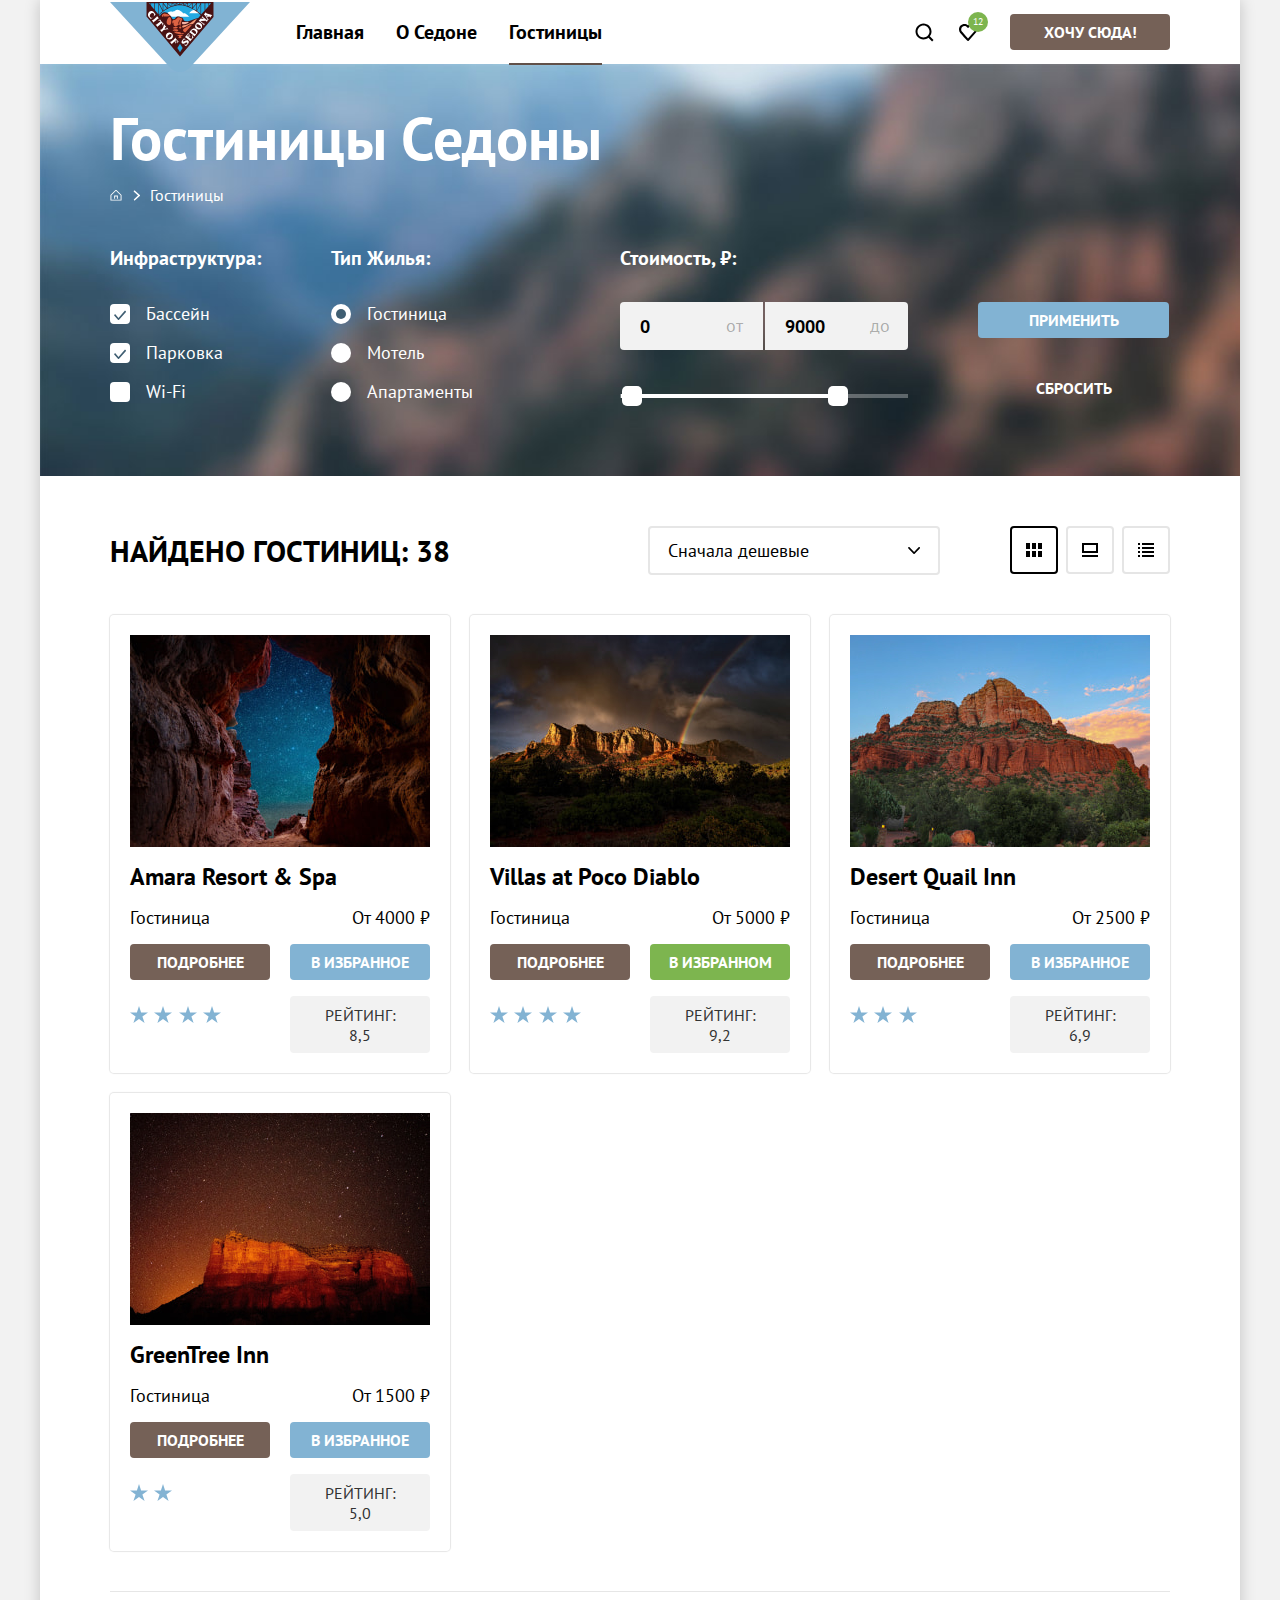
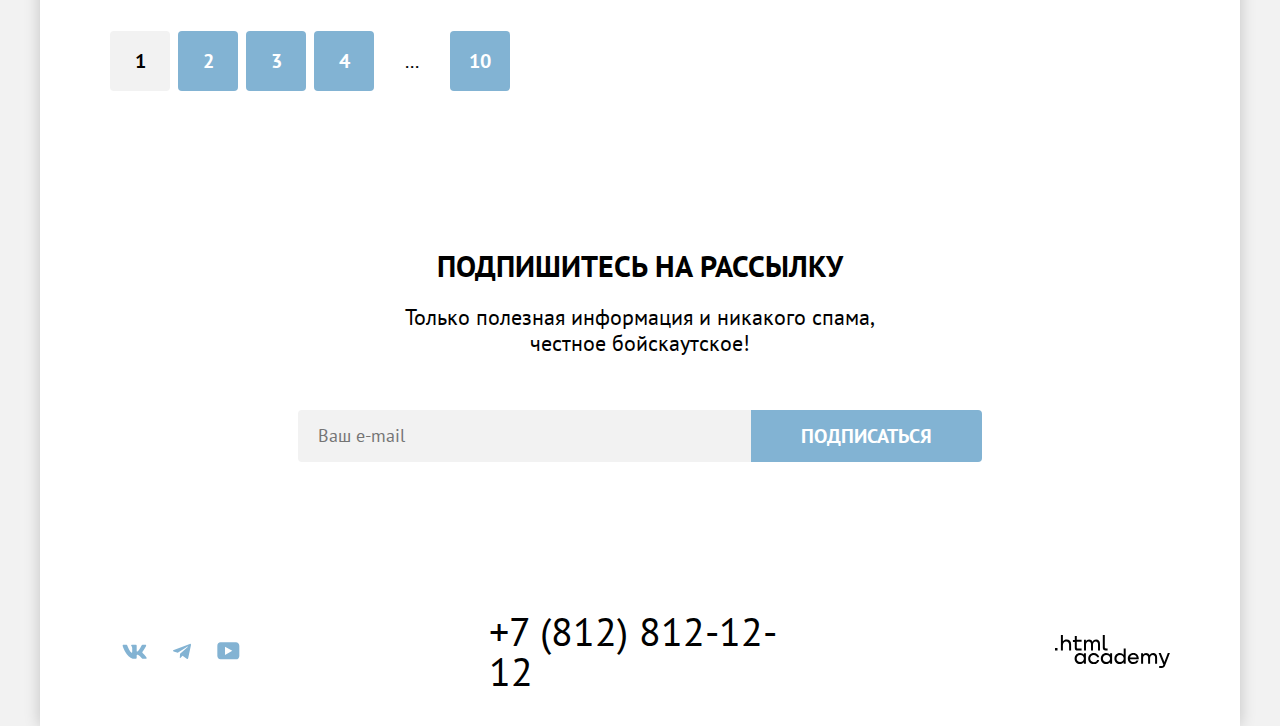
<file: catalog.html>
<!DOCTYPE html>
<html lang="ru">

  <head>
    <meta charset="UTF-8">
    <meta http-equiv="X-UA-Compatible" content="IE=edge">
    <meta name="viewport" content="width=device-width, initial-scale=1.0">
    <title>Гостиницы</title>
    <link rel="icon" href="favicon.ico">
    <link rel="stylesheet" href="styles/styles.css">
  </head>

  <body>
    <div class="content-wrapper">
      <!-- Шапка -->
      <header class="inner-header">
        <nav class="navigation">
          <a class="navigation-logo" href="index.html">
            <img class="page-header-logo" src="images/header-logo.svg" width="140" height="70"
              alt="Логотип сайта города Седона.">
          </a>
          <div class="navigation-wrapper">
            <ul class="navigation-list  reset-margin-padding">
              <li class="navigation-item">
                <a class="navigation-link" href="index.html">Главная</a>
              </li>
              <li class="navigation-item">
                <a class="navigation-link" href="#">О Седоне</a>
              </li>
              <li class="navigation-item">
                <span class="navigation-link current">Гостиницы</span>
              </li>
            </ul>

            <ul class="navigation-list navigation-user  reset-margin-padding">
              <li class="navigation-item">
                <a class="navigation-link search" href="#">
                  <span class="visually-hidden">Поиск.</span>
                </a>
              </li>
              <li class="navigation-item">
                <a class="navigation-link favorites favorites-added" href="#">
                  <span class="visually-hidden">Избранное.</span>
                </a>
              </li>
              <li class="navigation-item">
                <a class="button button-link" href="#">Хочу сюда!</a>
              </li>
            </ul>
          </div>
        </nav>
      </header>

      <!-- основное содержание -->
      <main class="main-container main-inner">
        <section class="hotel-filter">
          <h2 class="visually-hidden">Выбор гостиницы.</h2>
          <div class="filter-wrapper">
            <header class="main-inner-header">
              <h1 class="main-inner-header-title reset-margin-padding">Гостиницы Седоны</h1>
              <ul class="breadcrumbs reset-margin-padding">
                <li class="breadcrumbs-item">
                  <a class="breadcrumbs-link home" href="index.html">
                    <span class="visually-hidden">На главную.</span>
                  </a>
                </li>
                <li class="breadcrumbs-item">
                  <span class="breadcrumbs-link current">Гостиницы</span>
                </li>
              </ul>
            </header>
            <form class="hotel-filter-form" action="https://echo.htmlacademy.ru/" method="get">
              <div class="hotel-filter-group-left">
                <fieldset class="hotel-filter-group reset-margin-padding">
                  <legend class="hotel-filter-title reset-margin-padding">Инфраструктура:</legend>
                  <ul class="hotel-filter-list reset-margin-padding">
                    <li class="hotel-filter-item reset-margin-padding">
                      <label class="control">
                        <input class="visually-hidden control-input" type="checkbox" name="pool" id="pool" checked>
                        <span class="control-mark"></span>
                        Бассейн
                      </label>
                    </li>
                    <li class="hotel-filter-item reset-margin-padding">
                      <label class="control">
                        <input class="visually-hidden control-input" type="checkbox" name="parking" id="parking"
                          checked>
                        <span class="control-mark"></span>
                        Парковка
                      </label>
                    </li>
                    <li class="hotel-filter-item reset-margin-padding">
                      <label class="control">
                        <input class="visually-hidden control-input" type="checkbox" name="wi-fi" id="wi-fi">
                        <span class="control-mark"></span>
                        Wi-Fi
                      </label>
                    </li>
                  </ul>
                </fieldset>
                <fieldset class="hotel-filter-group reset-margin-padding">
                  <legend class="hotel-filter-title reset-margin-padding">Тип Жилья:</legend>
                  <ul class="hotel-filter-list reset-margin-padding">
                    <li class="hotel-filter-item reset-margin-padding">
                      <label class="control">
                        <input class="visually-hidden control-input" type="radio" name="housing" id="hotel"
                          value="hotel" checked>
                        <span class="control-mark"></span>
                        Гостиница
                      </label>
                    </li>
                    <li class="hotel-filter-item reset-margin-padding">
                      <label class="control">
                        <input class="visually-hidden control-input" type="radio" name="housing" id="motel"
                          value="motel">
                        <span class="control-mark"></span>
                        Мотель
                      </label>
                    </li>
                    <li class="hotel-filter-item reset-margin-padding">
                      <label class="control">
                        <input class="visually-hidden control-input" type="radio" name="housing" id="apartments"
                          value="apartments">
                        <span class="control-mark"></span>
                        Апартаменты
                      </label>
                    </li>
                  </ul>
                </fieldset>
              </div>
              <div class="hotel-filter-group-right">
                <fieldset class="hotel-filter-group reset-margin-padding">
                  <legend class="hotel-filter-title reset-margin-padding">Стоимость, ₽:</legend>
                  <div class="range">
                    <div class="range-wrapper-inputs">
                      <input class="range-input" type="number" id="min-price" value="0" name="min-price" readonly>
                      <label class="min-price-label" for="min-price">от</label>
                      <input class="range-input" type="number" id="max-price" value="9000" name="max-price" readonly>
                      <label class="max-price-label" for="max-price">до</label>
                    </div>
                    <div class="range-scale">
                      <div class="range-bar" style="width: 226px; left: 1px">
                        <button class="range-toggle toggle-min" type="button">
                          <span class="visually-hidden">Изменить минимальную цену.</span>
                        </button>
                        <button class="range-toggle toggle-max" type="button">
                          <span class="visually-hidden">Изменить максимальную цену.</span>
                        </button>
                      </div>
                    </div>
                  </div>
                </fieldset>
                <div class="hotel-filter-buttons">
                  <button class="button button-submit" type="submit">Применить</button>
                  <button class="button button-reset" type="reset">Сбросить</button>
                </div>
              </div>
            </form>
          </div>
          <div class="hotel-catalog-settings">
            <b class="hotel-search-result">Найдено гостиниц: 38</b>
            <h2 class="visually-hidden">Настройки отображения гостиниц.</h2>
            <div class="hotel-catalog-options">
              <select class="sort-by-price" name="sort-by-price" aria-label="Сортировка.">
                <option value="cheap-first">Сначала дешевые</option>
              </select>
              <div class="hotel-catalog-view">
                <a class="card-grid-toggle active grid" tabindex="0">
                  <span class="visually-hidden">Показать карточки.</span>
                </a>
                <a class="card-grid-toggle slide" tabindex="0">
                  <span class="visually-hidden">Показать в полном размере.</span>
                </a>
                <a class="card-grid-toggle list" tabindex="0">
                  <span class="visually-hidden">Показать в виде списка.</span>
                </a>
              </div>
            </div>
          </div>
        </section>


        <!-- Каталог отелей -->

        <section class="hotel-catalog">
          <h2 class="visually-hidden">Список гостиниц.</h2>
          <ul class="hotel-list reset-margin-padding">
            <li class="hotel-list-item">
              <div class="hotel-list-content">
                <a class="hotel-list-link" href="#">
                  <img class="hotel-list-image" src="images/hotel-list/hotel-1.jpg" width="300" height="212"
                    alt="Гостиница Amara Resort & Spa.">
                  <h3 class="hotel-list-title reset-margin-padding">Amara Resort & Spa</h3>
                </a>
                <div class="hotel-about">
                  <b class="hotel-type">Гостиница</b>
                  <b class="hotel-price">От 4000 ₽</b>
                  <a class="button button-link" href="#">Подробнее</a>
                  <button class="button button-submit" type="button">В избранное</button>
                  <p class="hotel-stars hotel-stars-4 reset-margin-padding">
                    <span class="visually-hidden">4 звезды.</span>
                  </p>
                  <span class="hotel-rating">Рейтинг: 8,5</span>
                </div>
              </div>
            </li>
            <li class="hotel-list-item">
              <div class="hotel-list-content">
                <a class="hotel-list-link" href="#">
                  <img class="hotel-list-image" src="images/hotel-list/hotel-2.jpg" width="300" height="212"
                    alt="Гостиница Villas at Poco Diablo.">
                  <h3 class="hotel-list-title reset-margin-padding">Villas at Poco Diablo</h3>
                </a>
                <div class="hotel-about">
                  <b class="hotel-type">Гостиница</b>
                  <b class="hotel-price">От 5000 ₽</b>
                  <a class="button button-link" href="#">Подробнее</a>
                  <button class="button button-added" type="button">В избранном</button>
                  <p class="hotel-stars hotel-stars-4 reset-margin-padding">
                    <span class="visually-hidden">4 звезды.</span>
                  </p>
                  <span class="hotel-rating">Рейтинг: 9,2</span>
                </div>
              </div>
            </li>
            <li class="hotel-list-item">
              <div class="hotel-list-content">
                <a class="hotel-list-link" href="#">
                  <img class="hotel-list-image" src="images/hotel-list/hotel-3.jpg" width="300" height="212"
                    alt="Гостиница Desert Quail Inn.">
                  <h3 class="hotel-list-title reset-margin-padding">Desert Quail Inn</h3>
                </a>
                <div class="hotel-about">
                  <b class="hotel-type">Гостиница</b>
                  <b class="hotel-price">От 2500 ₽</b>
                  <a class="button button-link" href="#">Подробнее</a>
                  <button class="button button-submit" type="button">В избранное</button>
                  <p class="hotel-stars hotel-stars-3 reset-margin-padding">
                    <span class="visually-hidden">3 звезды.</span>
                  </p>
                  <span class="hotel-rating">Рейтинг: 6,9</span>
                </div>
              </div>
            </li>
            <li class="hotel-list-item">
              <div class="hotel-list-content">
                <a class="hotel-list-link" href="#">
                  <img class="hotel-list-image" src="images/hotel-list/hotel-4.jpg" width="300" height="212"
                    alt="Гостиница GreenTree Inn.">
                  <h3 class="hotel-list-title reset-margin-padding">GreenTree Inn</h3>
                </a>
                <div class="hotel-about">
                  <b class="hotel-type">Гостиница</b>
                  <b class="hotel-price">От 1500 ₽</b>
                  <a class="button button-link" href="#">Подробнее</a>
                  <button class="button button-submit" type="button">В избранное</button>
                  <p class="hotel-stars hotel-stars-2 reset-margin-padding">
                    <span class="visually-hidden">2 звезды.</span>
                  </p>
                  <span class="hotel-rating">Рейтинг: 5,0</span>
                </div>
              </div>
            </li>
          </ul>
          <ul class="pagination reset-margin-padding">
            <li class="pagination-item">
              <a class="pagination-link pagination-current">1</a>
            </li>
            <li class="pagination-item">
              <a class="pagination-link active" href="#">2</a>
            </li>
            <li class="pagination-item">
              <a class="pagination-link active" href="#">3</a>
            </li>
            <li class="pagination-item">
              <a class="pagination-link active" href="#">4</a>
            </li>
            <li class="pagination-item">
              <a class="pagination-link pagination-next" href="#">...</a>
            </li>
            <li class="pagination-item">
              <a class="pagination-link active pagination-last" href="#">10</a>
            </li>
          </ul>
        </section>
      </main>

      <!-- Подвал -->
      <footer class="page-footer">
        <section class="subscription subscribtion-inner">
          <div class="subscription-content">
            <h2 class="subscription-title reset-margin-padding">Подпишитесь на рассылку</h2>
            <p class="subscription-description reset-margin-padding">Только полезная информация и никакого спама,
              <br>честное бойскаутское!
            </p>
            <form class="subscription-form" action="https://echo.htmlacademy.ru/" method="post">
              <input class="subscription-input reset-margin-padding" type="email" name="email" id="subscription-email"
                placeholder="Ваш e-mail">
              <label class="visually-hidden" for="subscription-email">Введите ваш e-mail.</label>
              <button class="button button-submit reset-margin-padding" type="submit">Подписаться</button>
            </form>
          </div>
        </section>
        <section class="footer-contacts">
          <h2 class="visually-hidden">Контакты.</h2>
          <ul class="social-links-list  reset-margin-padding">
            <li class="social-links-item">
              <a class="social-link" href="https://vk.com/htmlacademy">
                <svg class="social-link-img" width="25" height="15" viewBox="0 0 25 15" fill="none"
                  xmlns="http://www.w3.org/2000/svg">
                  <path fill-rule="evenodd" clip-rule="evenodd"
                    d="M24.1164 1.80445C24.2824 1.25845 24.1164 0.856445 23.3214 0.856445H20.6964C20.0284 0.856445 19.7204 1.20345 19.5534 1.58645C19.5534 1.58645 18.2184 4.78245 16.3274 6.85845C15.7154 7.46045 15.4374 7.65145 15.1034 7.65145C14.9364 7.65145 14.6854 7.46045 14.6854 6.91345V1.80445C14.6854 1.14845 14.5014 0.856445 13.9454 0.856445H9.81738C9.40038 0.856445 9.14938 1.16045 9.14938 1.44945C9.14938 2.07045 10.0954 2.21445 10.1924 3.96245V7.76045C10.1924 8.59345 10.0394 8.74444 9.70538 8.74444C8.81538 8.74444 6.65038 5.53345 5.36538 1.85945C5.11638 1.14445 4.86438 0.856445 4.19338 0.856445H1.56638C0.816382 0.856445 0.666382 1.20345 0.666382 1.58645C0.666382 2.26845 1.55638 5.65645 4.81138 10.1374C6.98138 13.1974 10.0364 14.8564 12.8194 14.8564C14.4884 14.8564 14.6944 14.4884 14.6944 13.8534V11.5404C14.6944 10.8034 14.8524 10.6564 15.3814 10.6564C15.7714 10.6564 16.4384 10.8484 17.9964 12.3234C19.7764 14.0724 20.0694 14.8564 21.0714 14.8564H23.6964C24.4464 14.8564 24.8224 14.4884 24.6064 13.7604C24.3684 13.0364 23.5184 11.9854 22.3914 10.7384C21.7794 10.0284 20.8614 9.26345 20.5824 8.88045C20.1934 8.38945 20.3044 8.17044 20.5824 7.73345C20.5824 7.73345 23.7824 3.30745 24.1154 1.80445H24.1164Z" />
                </svg>
                <span class="visually-hidden">В контакте.</span>
              </a>
            </li>
            <li class="social-links-item">
              <a class="social-link" href="https://t.me/htmlacademy ">
                <svg class="social-link-img" aria-hidden="true" focusable="false" width="18" height="16"
                  viewBox="0 0 18 16" fill="none" xmlns="http://www.w3.org/2000/svg">
                  <path
                    d="M16.785 0.955705L0.840489 7.1042C-0.247661 7.54126 -0.241365 8.14828 0.640845 8.41897L4.73445 9.69597L14.2058 3.72014C14.6537 3.44766 15.0629 3.59424 14.7265 3.89281L7.05283 10.8183H7.05103L7.05283 10.8192L6.77045 15.0387C7.18413 15.0387 7.36669 14.8489 7.59871 14.625L9.58705 12.6915L13.7229 15.7464C14.4855 16.1664 15.0332 15.9506 15.2229 15.0405L17.9379 2.2453C18.2158 1.13107 17.5126 0.626562 16.785 0.955705Z" />
                </svg>
                <span class="visually-hidden">Телеграм.</span>
              </a>
            </li>
            <li class="social-links-item">
              <a class="social-link" href="https://www.youtube.com/user/htmlacademyru">
                <svg class="social-link-img" aria-hidden="true" focusable="false" width="23" height="18"
                  viewBox="0 0 23 18" fill="none" xmlns="http://www.w3.org/2000/svg">
                  <path
                    d="M18.9402 0.356445H3.50738C1.64668 0.356445 0.333252 1.9502 0.333252 3.75645V13.8502C0.333252 15.7627 1.64668 17.3564 3.50738 17.3564H19.1591C20.8009 17.3564 22.3333 15.7627 22.3333 13.9564V3.75645C22.1143 1.9502 20.8009 0.356445 18.9402 0.356445ZM7.99494 12.8939V4.81894L15.3283 8.85645L7.99494 12.8939Z" />
                </svg>
                <span class="visually-hidden">Youtube.</span>
              </a>
            </li>
          </ul>
          <address class="address-links">
            <a class="phone-link" href="tel:88128121212">+7 (812) 812-12-12</a>
          </address>
          <a class="partner-link" href="https://htmlacademy.ru/">
            <svg class="partner-link-img" aria-hidden="true" focusable="false" width="115" height="33"
              viewBox="0 0 115 33" fill="none" xmlns="http://www.w3.org/2000/svg">
              <path fill-rule="evenodd" clip-rule="evenodd"
                d="M7.9999 6.2C8.7999 5.2 9.9999 4.5 11.5999 4.5C14.2999 4.5 16.1999 6.4 16.0999 9.4V15.5H14.0999V9.8C14.0999 8 12.9999 6.6 11.1999 6.6C9.1999 6.6 7.8999 8.1 7.8999 10.2V15.5H5.8999V0H7.8999V6.2H7.9999ZM0 15.5V12.9H2.5V15.5H0ZM26.5999 4.79998H21.7999V1.09998H19.7999V4.89998H17.8999V6.89998H19.7999V12.9C19.7999 14.6 20.7999 15.6 22.4999 15.6H26.5999V13.6H22.8999C22.1999 13.6 21.7999 13.2 21.7999 12.5V6.79998H26.5999V4.79998ZM37.6 6.69998C38.2 5.39998 39.5 4.59998 41.1 4.59998C43.6 4.59998 45.1 6.39998 45 8.89997V15.4H43V9.09998C43 7.49998 42.1 6.49998 40.6 6.49998C39.4 6.49998 38 7.39998 38 9.79998V15.4H36V9.09998C36 7.49998 35.1 6.49998 33.6 6.49998C32 6.49998 31 7.99998 31 9.99998V15.4H29V4.79998H30.9V6.39998H31C31.6 5.39998 32.7 4.59998 34.1 4.59998C35.7 4.59998 36.9 5.49998 37.5 6.69998H37.6ZM47.8 12.7C47.8 14.4 48.8 15.4 50.6 15.4H52.6V13.4H50.9001C50.2001 13.4 49.8 13 49.8 12.3V0H47.8V12.7ZM25.0001 17.9C26.7001 17.9 28.0001 18.6 28.9001 19.7V18.2H30.9001V28.8H28.9001V27.2H28.8001C28.0001 28.3 26.8001 29.1 25.0001 29.1C21.9001 29.1 19.6001 26.8 19.6001 23.5C19.6001 20.2 21.9001 17.9 25.0001 17.9ZM21.7001 23.5C21.7001 25.5 23.1001 27.1 25.3001 27.1C27.5001 27.1 28.9001 25.4 28.9001 23.5C28.9001 21.5 27.5001 19.9 25.3001 19.9C23.1001 19.9 21.7001 21.5 21.7001 23.5ZM44.2 22C43.7 19.6 41.5999 17.9 38.7999 17.9C35.3999 17.9 33.2 20.4 33.2 23.5C33.2 26.6 35.3999 29.1 38.7999 29.1C41.5999 29.1 43.7 27.3 44.2 24.9H42.0999C41.7 26.2 40.3999 27.2 38.7999 27.2C36.5999 27.2 35.2 25.6 35.2 23.6C35.2 21.6 36.5999 20 38.7999 20C40.3999 20 41.5999 21 42.0999 22.2H44.2V22ZM51.2001 17.9C52.9001 17.9 54.2001 18.6 55.1 19.7V18.2H57.1V28.8H55.1V27.2H55C54.2001 28.3 53 29.1 51.2001 29.1C48.1001 29.1 45.8 26.8 45.8 23.5C45.8 20.2 48.1001 17.9 51.2001 17.9ZM47.9001 23.5C47.9001 25.5 49.3 27.1 51.5 27.1C53.6 27.1 55.1 25.4 55.1 23.5C55.1 21.5 53.7001 19.9 51.5 19.9C49.3 19.9 47.9001 21.5 47.9001 23.5ZM68.6999 19.8C67.7999 18.7 66.4999 17.9 64.7999 17.9C61.6999 17.9 59.3999 20.2 59.3999 23.5C59.3999 26.8 61.5999 29.1 64.7999 29.1C66.4999 29.1 67.7999 28.3 68.5999 27.3H68.6999V28.8H70.6999V13.4H68.6999V19.8ZM65.0999 27.1C62.8999 27.1 61.4999 25.5 61.4999 23.5C61.4999 21.5 62.8999 19.9 65.0999 19.9C67.2999 19.9 68.6999 21.5 68.6999 23.5C68.5999 25.5 67.1999 27.1 65.0999 27.1ZM72.8 23.5C72.8 20.4 75 17.9 78.3 17.9C81.8 17.9 84 20.6 83.8 24.2H75C75.1 25.8 76.5 27.1 78.4 27.1C79.8 27.1 80.9 26.5 81.4 25.5H83.5C82.8 27.8 80.8 29.1 78.3 29.1C74.9 29.1 72.8 26.5 72.8 23.5ZM81.6 22.4C81.3 20.8 80 19.8 78.3 19.8C76.6001 19.8 75.4 20.9 75.1 22.4H81.6ZM98.2001 17.9C96.6001 17.9 95.3001 18.7 94.6001 19.9H94.5001C93.9001 18.7 92.7001 17.9 91.1001 17.9C89.7001 17.9 88.6001 18.6 88.0001 19.7V18.2H86.1001V28.8H88.1001V23.4C88.1001 21.4 89.1001 20 90.7001 19.9C92.2001 19.9 93.1001 20.9 93.1001 22.5V28.8H95.1001V23.2C95.1001 20.8 96.5001 19.9 97.7001 19.9C99.2001 19.9 100.1 20.9 100.1 22.5V28.8H102.1V22.3C102.2 19.7 100.7 17.9 98.2001 17.9ZM105.8 18.1L109.4 27L112.8 18.1H114.9L110.2 30.3C109.5 32.1 108.5 32.9 106.7 32.9H104.2V30.9H106.7C107.7 30.9 108.1 30.6 108.4 29.7L103.6 18.1H105.8Z" />
            </svg>
            <span class="visually-hidden">HTML-Academy.</span>
          </a>
        </section>
      </footer>
    </div>
  </body>

</html>
</file>
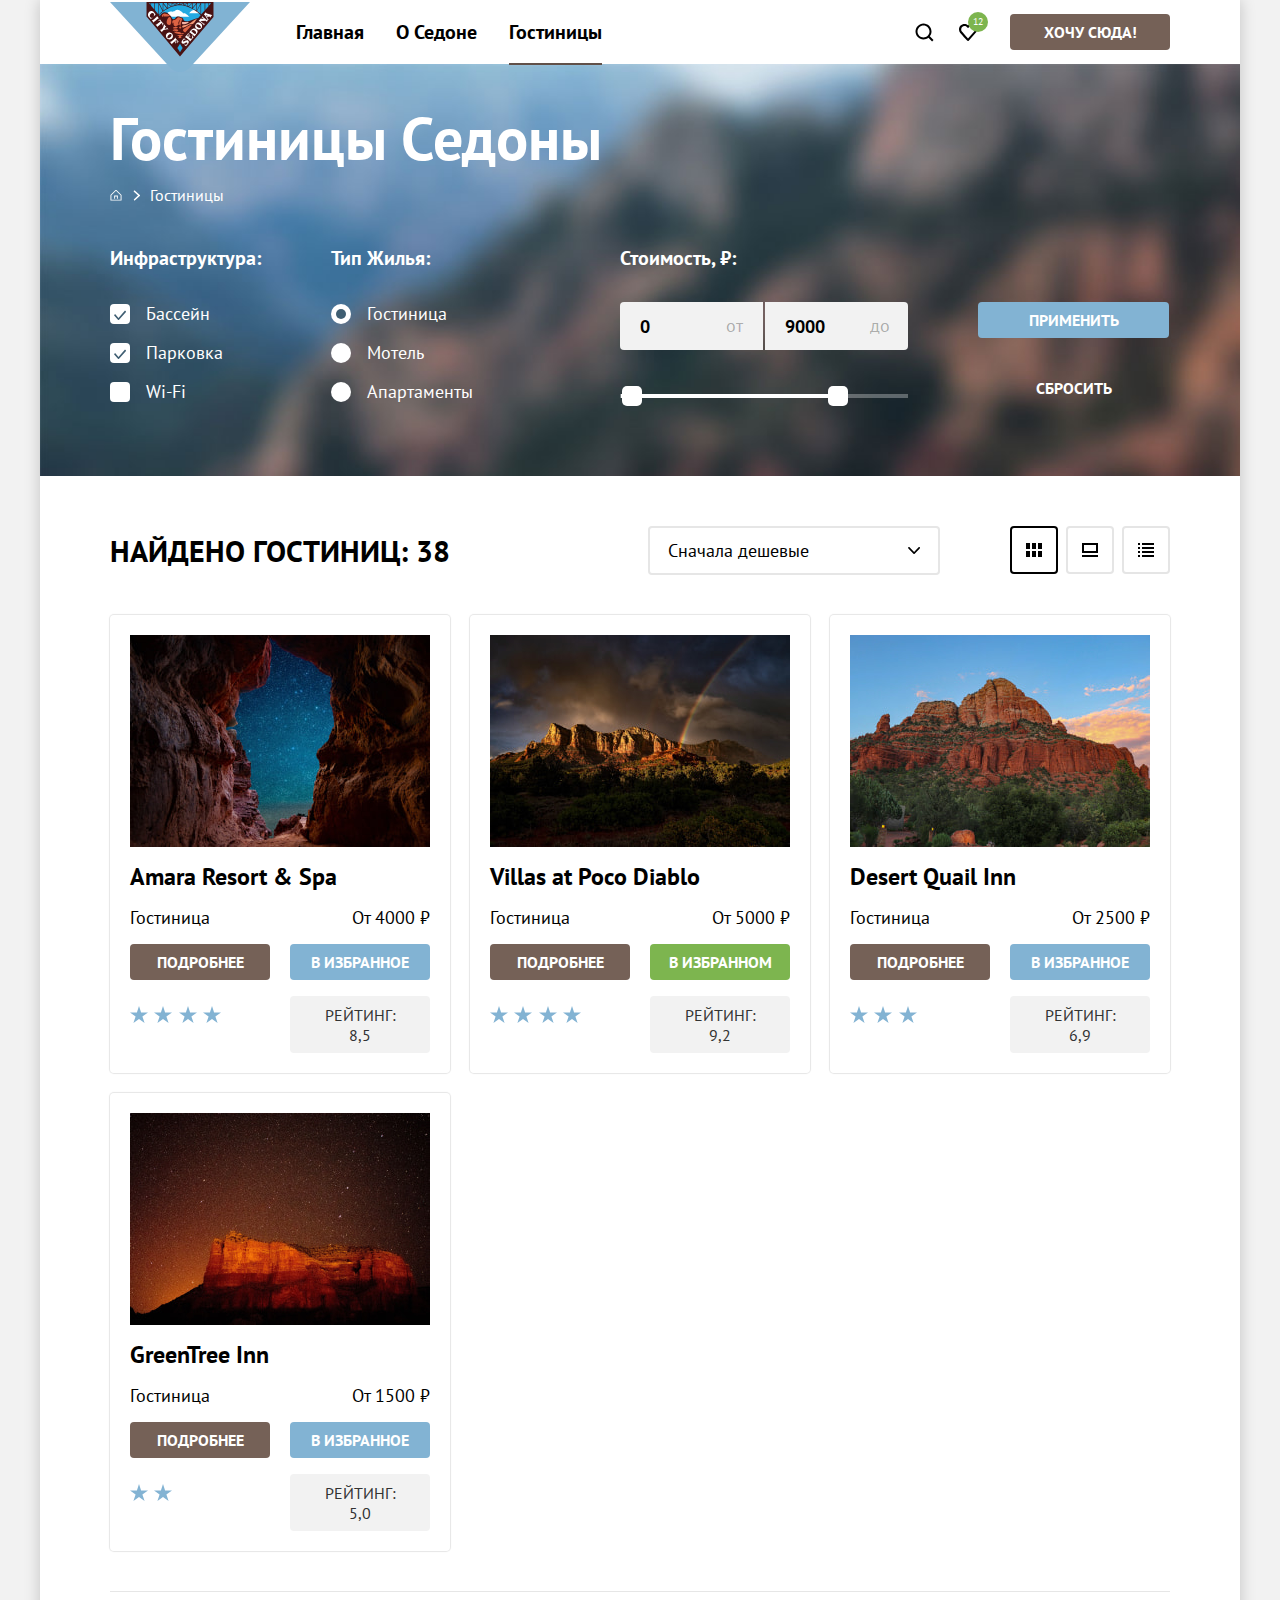
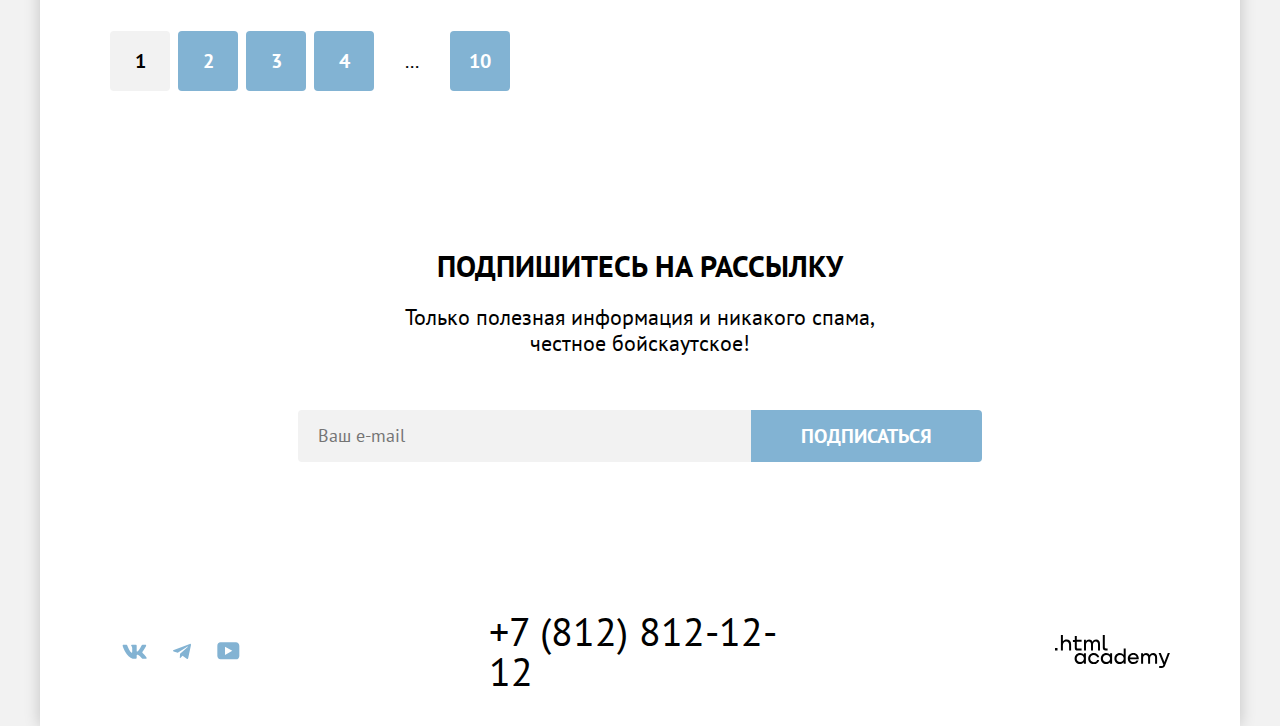
<file: master/catalog.html>
<!DOCTYPE html>
<html lang="ru">

  <head>
    <meta charset="UTF-8">
    <meta http-equiv="X-UA-Compatible" content="IE=edge">
    <meta name="viewport" content="width=device-width, initial-scale=1.0">
    <title>Гостиницы</title>
    <link rel="icon" href="favicon.ico">
    <link rel="stylesheet" href="styles/styles.css">
    <base href="https://htmlacademy-htmlcss.github.io/2205359-sedona-35/master/">
</head>

  <body>
    <div class="content-wrapper">
      <!-- Шапка -->
      <header class="inner-header">
        <nav class="navigation">
          <a class="navigation-logo" href="index.html">
            <img class="page-header-logo" src="images/header-logo.svg" width="140" height="70"
              alt="Логотип сайта города Седона.">
          </a>
          <div class="navigation-wrapper">
            <ul class="navigation-list  reset-margin-padding">
              <li class="navigation-item">
                <a class="navigation-link" href="index.html">Главная</a>
              </li>
              <li class="navigation-item">
                <a class="navigation-link" href="#">О Седоне</a>
              </li>
              <li class="navigation-item">
                <span class="navigation-link current">Гостиницы</span>
              </li>
            </ul>

            <ul class="navigation-list navigation-user  reset-margin-padding">
              <li class="navigation-item">
                <a class="navigation-link search" href="#">
                  <span class="visually-hidden">Поиск.</span>
                </a>
              </li>
              <li class="navigation-item">
                <a class="navigation-link favorites favorites-added" href="#">
                  <span class="visually-hidden">Избранное.</span>
                </a>
              </li>
              <li class="navigation-item">
                <a class="button button-link" href="#">Хочу сюда!</a>
              </li>
            </ul>
          </div>
        </nav>
      </header>

      <!-- основное содержание -->
      <main class="main-container main-inner">
        <section class="hotel-filter">
          <h2 class="visually-hidden">Выбор гостиницы.</h2>
          <div class="filter-wrapper">
            <header class="main-inner-header">
              <h1 class="main-inner-header-title reset-margin-padding">Гостиницы Седоны</h1>
              <ul class="breadcrumbs reset-margin-padding">
                <li class="breadcrumbs-item">
                  <a class="breadcrumbs-link home" href="index.html">
                    <span class="visually-hidden">На главную.</span>
                  </a>
                </li>
                <li class="breadcrumbs-item">
                  <span class="breadcrumbs-link current">Гостиницы</span>
                </li>
              </ul>
            </header>
            <form class="hotel-filter-form" action="https://echo.htmlacademy.ru/" method="get">
              <div class="hotel-filter-group-left">
                <fieldset class="hotel-filter-group reset-margin-padding">
                  <legend class="hotel-filter-title reset-margin-padding">Инфраструктура:</legend>
                  <ul class="hotel-filter-list reset-margin-padding">
                    <li class="hotel-filter-item reset-margin-padding">
                      <label class="control">
                        <input class="visually-hidden control-input" type="checkbox" name="pool" id="pool" checked>
                        <span class="control-mark"></span>
                        Бассейн
                      </label>
                    </li>
                    <li class="hotel-filter-item reset-margin-padding">
                      <label class="control">
                        <input class="visually-hidden control-input" type="checkbox" name="parking" id="parking"
                          checked>
                        <span class="control-mark"></span>
                        Парковка
                      </label>
                    </li>
                    <li class="hotel-filter-item reset-margin-padding">
                      <label class="control">
                        <input class="visually-hidden control-input" type="checkbox" name="wi-fi" id="wi-fi">
                        <span class="control-mark"></span>
                        Wi-Fi
                      </label>
                    </li>
                  </ul>
                </fieldset>
                <fieldset class="hotel-filter-group reset-margin-padding">
                  <legend class="hotel-filter-title reset-margin-padding">Тип Жилья:</legend>
                  <ul class="hotel-filter-list reset-margin-padding">
                    <li class="hotel-filter-item reset-margin-padding">
                      <label class="control">
                        <input class="visually-hidden control-input" type="radio" name="housing" id="hotel"
                          value="hotel" checked>
                        <span class="control-mark"></span>
                        Гостиница
                      </label>
                    </li>
                    <li class="hotel-filter-item reset-margin-padding">
                      <label class="control">
                        <input class="visually-hidden control-input" type="radio" name="housing" id="motel"
                          value="motel">
                        <span class="control-mark"></span>
                        Мотель
                      </label>
                    </li>
                    <li class="hotel-filter-item reset-margin-padding">
                      <label class="control">
                        <input class="visually-hidden control-input" type="radio" name="housing" id="apartments"
                          value="apartments">
                        <span class="control-mark"></span>
                        Апартаменты
                      </label>
                    </li>
                  </ul>
                </fieldset>
              </div>
              <div class="hotel-filter-group-right">
                <fieldset class="hotel-filter-group reset-margin-padding">
                  <legend class="hotel-filter-title reset-margin-padding">Стоимость, ₽:</legend>
                  <div class="range">
                    <div class="range-wrapper-inputs">
                      <input class="range-input" type="number" id="min-price" value="0" name="min-price" readonly>
                      <label class="min-price-label" for="min-price">от</label>
                      <input class="range-input" type="number" id="max-price" value="9000" name="max-price" readonly>
                      <label class="max-price-label" for="max-price">до</label>
                    </div>
                    <div class="range-scale">
                      <div class="range-bar" style="width: 226px; left: 1px">
                        <button class="range-toggle toggle-min" type="button">
                          <span class="visually-hidden">Изменить минимальную цену.</span>
                        </button>
                        <button class="range-toggle toggle-max" type="button">
                          <span class="visually-hidden">Изменить максимальную цену.</span>
                        </button>
                      </div>
                    </div>
                  </div>
                </fieldset>
                <div class="hotel-filter-buttons">
                  <button class="button button-submit" type="submit">Применить</button>
                  <button class="button button-reset" type="reset">Сбросить</button>
                </div>
              </div>
            </form>
          </div>
          <div class="hotel-catalog-settings">
            <b class="hotel-search-result">Найдено гостиниц: 38</b>
            <h2 class="visually-hidden">Настройки отображения гостиниц.</h2>
            <div class="hotel-catalog-options">
              <select class="sort-by-price" name="sort-by-price" aria-label="Сортировка.">
                <option value="cheap-first">Сначала дешевые</option>
              </select>
              <div class="hotel-catalog-view">
                <a class="card-grid-toggle active grid" tabindex="0">
                  <span class="visually-hidden">Показать карточки.</span>
                </a>
                <a class="card-grid-toggle slide" tabindex="0">
                  <span class="visually-hidden">Показать в полном размере.</span>
                </a>
                <a class="card-grid-toggle list" tabindex="0">
                  <span class="visually-hidden">Показать в виде списка.</span>
                </a>
              </div>
            </div>
          </div>
        </section>


        <!-- Каталог отелей -->

        <section class="hotel-catalog">
          <h2 class="visually-hidden">Список гостиниц.</h2>
          <ul class="hotel-list reset-margin-padding">
            <li class="hotel-list-item">
              <div class="hotel-list-content">
                <a class="hotel-list-link" href="#">
                  <img class="hotel-list-image" src="images/hotel-list/hotel-1.jpg" width="300" height="212"
                    alt="Гостиница Amara Resort & Spa.">
                  <h3 class="hotel-list-title reset-margin-padding">Amara Resort & Spa</h3>
                </a>
                <div class="hotel-about">
                  <b class="hotel-type">Гостиница</b>
                  <b class="hotel-price">От 4000 ₽</b>
                  <a class="button button-link" href="#">Подробнее</a>
                  <button class="button button-submit" type="button">В избранное</button>
                  <p class="hotel-stars hotel-stars-4 reset-margin-padding">
                    <span class="visually-hidden">4 звезды.</span>
                  </p>
                  <span class="hotel-rating">Рейтинг: 8,5</span>
                </div>
              </div>
            </li>
            <li class="hotel-list-item">
              <div class="hotel-list-content">
                <a class="hotel-list-link" href="#">
                  <img class="hotel-list-image" src="images/hotel-list/hotel-2.jpg" width="300" height="212"
                    alt="Гостиница Villas at Poco Diablo.">
                  <h3 class="hotel-list-title reset-margin-padding">Villas at Poco Diablo</h3>
                </a>
                <div class="hotel-about">
                  <b class="hotel-type">Гостиница</b>
                  <b class="hotel-price">От 5000 ₽</b>
                  <a class="button button-link" href="#">Подробнее</a>
                  <button class="button button-added" type="button">В избранном</button>
                  <p class="hotel-stars hotel-stars-4 reset-margin-padding">
                    <span class="visually-hidden">4 звезды.</span>
                  </p>
                  <span class="hotel-rating">Рейтинг: 9,2</span>
                </div>
              </div>
            </li>
            <li class="hotel-list-item">
              <div class="hotel-list-content">
                <a class="hotel-list-link" href="#">
                  <img class="hotel-list-image" src="images/hotel-list/hotel-3.jpg" width="300" height="212"
                    alt="Гостиница Desert Quail Inn.">
                  <h3 class="hotel-list-title reset-margin-padding">Desert Quail Inn</h3>
                </a>
                <div class="hotel-about">
                  <b class="hotel-type">Гостиница</b>
                  <b class="hotel-price">От 2500 ₽</b>
                  <a class="button button-link" href="#">Подробнее</a>
                  <button class="button button-submit" type="button">В избранное</button>
                  <p class="hotel-stars hotel-stars-3 reset-margin-padding">
                    <span class="visually-hidden">3 звезды.</span>
                  </p>
                  <span class="hotel-rating">Рейтинг: 6,9</span>
                </div>
              </div>
            </li>
            <li class="hotel-list-item">
              <div class="hotel-list-content">
                <a class="hotel-list-link" href="#">
                  <img class="hotel-list-image" src="images/hotel-list/hotel-4.jpg" width="300" height="212"
                    alt="Гостиница GreenTree Inn.">
                  <h3 class="hotel-list-title reset-margin-padding">GreenTree Inn</h3>
                </a>
                <div class="hotel-about">
                  <b class="hotel-type">Гостиница</b>
                  <b class="hotel-price">От 1500 ₽</b>
                  <a class="button button-link" href="#">Подробнее</a>
                  <button class="button button-submit" type="button">В избранное</button>
                  <p class="hotel-stars hotel-stars-2 reset-margin-padding">
                    <span class="visually-hidden">2 звезды.</span>
                  </p>
                  <span class="hotel-rating">Рейтинг: 5,0</span>
                </div>
              </div>
            </li>
          </ul>
          <ul class="pagination reset-margin-padding">
            <li class="pagination-item">
              <a class="pagination-link pagination-current">1</a>
            </li>
            <li class="pagination-item">
              <a class="pagination-link active" href="#">2</a>
            </li>
            <li class="pagination-item">
              <a class="pagination-link active" href="#">3</a>
            </li>
            <li class="pagination-item">
              <a class="pagination-link active" href="#">4</a>
            </li>
            <li class="pagination-item">
              <a class="pagination-link pagination-next" href="#">...</a>
            </li>
            <li class="pagination-item">
              <a class="pagination-link active pagination-last" href="#">10</a>
            </li>
          </ul>
        </section>
      </main>

      <!-- Подвал -->
      <footer class="page-footer">
        <section class="subscription subscribtion-inner">
          <div class="subscription-content">
            <h2 class="subscription-title reset-margin-padding">Подпишитесь на рассылку</h2>
            <p class="subscription-description reset-margin-padding">Только полезная информация и никакого спама,
              <br>честное бойскаутское!
            </p>
            <form class="subscription-form" action="https://echo.htmlacademy.ru/" method="post">
              <input class="subscription-input reset-margin-padding" type="email" name="email" id="subscription-email"
                placeholder="Ваш e-mail">
              <label class="visually-hidden" for="subscription-email">Введите ваш e-mail.</label>
              <button class="button button-submit reset-margin-padding" type="submit">Подписаться</button>
            </form>
          </div>
        </section>
        <section class="footer-contacts">
          <h2 class="visually-hidden">Контакты.</h2>
          <ul class="social-links-list  reset-margin-padding">
            <li class="social-links-item">
              <a class="social-link" href="https://vk.com/htmlacademy">
                <svg class="social-link-img" width="25" height="15" viewBox="0 0 25 15" fill="none"
                  xmlns="http://www.w3.org/2000/svg">
                  <path fill-rule="evenodd" clip-rule="evenodd"
                    d="M24.1164 1.80445C24.2824 1.25845 24.1164 0.856445 23.3214 0.856445H20.6964C20.0284 0.856445 19.7204 1.20345 19.5534 1.58645C19.5534 1.58645 18.2184 4.78245 16.3274 6.85845C15.7154 7.46045 15.4374 7.65145 15.1034 7.65145C14.9364 7.65145 14.6854 7.46045 14.6854 6.91345V1.80445C14.6854 1.14845 14.5014 0.856445 13.9454 0.856445H9.81738C9.40038 0.856445 9.14938 1.16045 9.14938 1.44945C9.14938 2.07045 10.0954 2.21445 10.1924 3.96245V7.76045C10.1924 8.59345 10.0394 8.74444 9.70538 8.74444C8.81538 8.74444 6.65038 5.53345 5.36538 1.85945C5.11638 1.14445 4.86438 0.856445 4.19338 0.856445H1.56638C0.816382 0.856445 0.666382 1.20345 0.666382 1.58645C0.666382 2.26845 1.55638 5.65645 4.81138 10.1374C6.98138 13.1974 10.0364 14.8564 12.8194 14.8564C14.4884 14.8564 14.6944 14.4884 14.6944 13.8534V11.5404C14.6944 10.8034 14.8524 10.6564 15.3814 10.6564C15.7714 10.6564 16.4384 10.8484 17.9964 12.3234C19.7764 14.0724 20.0694 14.8564 21.0714 14.8564H23.6964C24.4464 14.8564 24.8224 14.4884 24.6064 13.7604C24.3684 13.0364 23.5184 11.9854 22.3914 10.7384C21.7794 10.0284 20.8614 9.26345 20.5824 8.88045C20.1934 8.38945 20.3044 8.17044 20.5824 7.73345C20.5824 7.73345 23.7824 3.30745 24.1154 1.80445H24.1164Z" />
                </svg>
                <span class="visually-hidden">В контакте.</span>
              </a>
            </li>
            <li class="social-links-item">
              <a class="social-link" href="https://t.me/htmlacademy ">
                <svg class="social-link-img" aria-hidden="true" focusable="false" width="18" height="16"
                  viewBox="0 0 18 16" fill="none" xmlns="http://www.w3.org/2000/svg">
                  <path
                    d="M16.785 0.955705L0.840489 7.1042C-0.247661 7.54126 -0.241365 8.14828 0.640845 8.41897L4.73445 9.69597L14.2058 3.72014C14.6537 3.44766 15.0629 3.59424 14.7265 3.89281L7.05283 10.8183H7.05103L7.05283 10.8192L6.77045 15.0387C7.18413 15.0387 7.36669 14.8489 7.59871 14.625L9.58705 12.6915L13.7229 15.7464C14.4855 16.1664 15.0332 15.9506 15.2229 15.0405L17.9379 2.2453C18.2158 1.13107 17.5126 0.626562 16.785 0.955705Z" />
                </svg>
                <span class="visually-hidden">Телеграм.</span>
              </a>
            </li>
            <li class="social-links-item">
              <a class="social-link" href="https://www.youtube.com/user/htmlacademyru">
                <svg class="social-link-img" aria-hidden="true" focusable="false" width="23" height="18"
                  viewBox="0 0 23 18" fill="none" xmlns="http://www.w3.org/2000/svg">
                  <path
                    d="M18.9402 0.356445H3.50738C1.64668 0.356445 0.333252 1.9502 0.333252 3.75645V13.8502C0.333252 15.7627 1.64668 17.3564 3.50738 17.3564H19.1591C20.8009 17.3564 22.3333 15.7627 22.3333 13.9564V3.75645C22.1143 1.9502 20.8009 0.356445 18.9402 0.356445ZM7.99494 12.8939V4.81894L15.3283 8.85645L7.99494 12.8939Z" />
                </svg>
                <span class="visually-hidden">Youtube.</span>
              </a>
            </li>
          </ul>
          <address class="address-links">
            <a class="phone-link" href="tel:88128121212">+7 (812) 812-12-12</a>
          </address>
          <a class="partner-link" href="https://htmlacademy.ru/">
            <svg class="partner-link-img" aria-hidden="true" focusable="false" width="115" height="33"
              viewBox="0 0 115 33" fill="none" xmlns="http://www.w3.org/2000/svg">
              <path fill-rule="evenodd" clip-rule="evenodd"
                d="M7.9999 6.2C8.7999 5.2 9.9999 4.5 11.5999 4.5C14.2999 4.5 16.1999 6.4 16.0999 9.4V15.5H14.0999V9.8C14.0999 8 12.9999 6.6 11.1999 6.6C9.1999 6.6 7.8999 8.1 7.8999 10.2V15.5H5.8999V0H7.8999V6.2H7.9999ZM0 15.5V12.9H2.5V15.5H0ZM26.5999 4.79998H21.7999V1.09998H19.7999V4.89998H17.8999V6.89998H19.7999V12.9C19.7999 14.6 20.7999 15.6 22.4999 15.6H26.5999V13.6H22.8999C22.1999 13.6 21.7999 13.2 21.7999 12.5V6.79998H26.5999V4.79998ZM37.6 6.69998C38.2 5.39998 39.5 4.59998 41.1 4.59998C43.6 4.59998 45.1 6.39998 45 8.89997V15.4H43V9.09998C43 7.49998 42.1 6.49998 40.6 6.49998C39.4 6.49998 38 7.39998 38 9.79998V15.4H36V9.09998C36 7.49998 35.1 6.49998 33.6 6.49998C32 6.49998 31 7.99998 31 9.99998V15.4H29V4.79998H30.9V6.39998H31C31.6 5.39998 32.7 4.59998 34.1 4.59998C35.7 4.59998 36.9 5.49998 37.5 6.69998H37.6ZM47.8 12.7C47.8 14.4 48.8 15.4 50.6 15.4H52.6V13.4H50.9001C50.2001 13.4 49.8 13 49.8 12.3V0H47.8V12.7ZM25.0001 17.9C26.7001 17.9 28.0001 18.6 28.9001 19.7V18.2H30.9001V28.8H28.9001V27.2H28.8001C28.0001 28.3 26.8001 29.1 25.0001 29.1C21.9001 29.1 19.6001 26.8 19.6001 23.5C19.6001 20.2 21.9001 17.9 25.0001 17.9ZM21.7001 23.5C21.7001 25.5 23.1001 27.1 25.3001 27.1C27.5001 27.1 28.9001 25.4 28.9001 23.5C28.9001 21.5 27.5001 19.9 25.3001 19.9C23.1001 19.9 21.7001 21.5 21.7001 23.5ZM44.2 22C43.7 19.6 41.5999 17.9 38.7999 17.9C35.3999 17.9 33.2 20.4 33.2 23.5C33.2 26.6 35.3999 29.1 38.7999 29.1C41.5999 29.1 43.7 27.3 44.2 24.9H42.0999C41.7 26.2 40.3999 27.2 38.7999 27.2C36.5999 27.2 35.2 25.6 35.2 23.6C35.2 21.6 36.5999 20 38.7999 20C40.3999 20 41.5999 21 42.0999 22.2H44.2V22ZM51.2001 17.9C52.9001 17.9 54.2001 18.6 55.1 19.7V18.2H57.1V28.8H55.1V27.2H55C54.2001 28.3 53 29.1 51.2001 29.1C48.1001 29.1 45.8 26.8 45.8 23.5C45.8 20.2 48.1001 17.9 51.2001 17.9ZM47.9001 23.5C47.9001 25.5 49.3 27.1 51.5 27.1C53.6 27.1 55.1 25.4 55.1 23.5C55.1 21.5 53.7001 19.9 51.5 19.9C49.3 19.9 47.9001 21.5 47.9001 23.5ZM68.6999 19.8C67.7999 18.7 66.4999 17.9 64.7999 17.9C61.6999 17.9 59.3999 20.2 59.3999 23.5C59.3999 26.8 61.5999 29.1 64.7999 29.1C66.4999 29.1 67.7999 28.3 68.5999 27.3H68.6999V28.8H70.6999V13.4H68.6999V19.8ZM65.0999 27.1C62.8999 27.1 61.4999 25.5 61.4999 23.5C61.4999 21.5 62.8999 19.9 65.0999 19.9C67.2999 19.9 68.6999 21.5 68.6999 23.5C68.5999 25.5 67.1999 27.1 65.0999 27.1ZM72.8 23.5C72.8 20.4 75 17.9 78.3 17.9C81.8 17.9 84 20.6 83.8 24.2H75C75.1 25.8 76.5 27.1 78.4 27.1C79.8 27.1 80.9 26.5 81.4 25.5H83.5C82.8 27.8 80.8 29.1 78.3 29.1C74.9 29.1 72.8 26.5 72.8 23.5ZM81.6 22.4C81.3 20.8 80 19.8 78.3 19.8C76.6001 19.8 75.4 20.9 75.1 22.4H81.6ZM98.2001 17.9C96.6001 17.9 95.3001 18.7 94.6001 19.9H94.5001C93.9001 18.7 92.7001 17.9 91.1001 17.9C89.7001 17.9 88.6001 18.6 88.0001 19.7V18.2H86.1001V28.8H88.1001V23.4C88.1001 21.4 89.1001 20 90.7001 19.9C92.2001 19.9 93.1001 20.9 93.1001 22.5V28.8H95.1001V23.2C95.1001 20.8 96.5001 19.9 97.7001 19.9C99.2001 19.9 100.1 20.9 100.1 22.5V28.8H102.1V22.3C102.2 19.7 100.7 17.9 98.2001 17.9ZM105.8 18.1L109.4 27L112.8 18.1H114.9L110.2 30.3C109.5 32.1 108.5 32.9 106.7 32.9H104.2V30.9H106.7C107.7 30.9 108.1 30.6 108.4 29.7L103.6 18.1H105.8Z" />
            </svg>
            <span class="visually-hidden">HTML-Academy.</span>
          </a>
        </section>
      </footer>
    </div>
  </body>

</html>
</file>
<file: styles/styles.css>
@font-face {
  font-family: "PT Sans";
  font-style: normal;
  font-weight: 400;
  src: url("../fonts/ptsans-400.woff2") format("woff2");
  font-display: swap;
}

@font-face {
  font-family: "PT Sans";
  font-style: normal;
  font-weight: 700;
  src: url("../fonts/ptsans-700.woff2") format("woff2");
  font-display: swap;
}

.visually-hidden {
  position: absolute;
  width: 1px;
  height: 1px;
  margin: -1px;
  border: 0;
  padding: 0;
  white-space: nowrap;
  clip-path: inset(100%);
  clip: rect(0 0 0 0);
  overflow: hidden;
}

html {
  height: 100%;
}

body {
  height: 100%;
  margin: 0;

  font-family: "PT Sans", sans-serif;
  font-size: 22px;
  line-height: 26px;
  color: #000000;

  background-color: #f2f2f2;
}

.content-wrapper {
  display: flex;
  flex-direction: column;
  width: 1200px;
  min-height: 100%;
  margin: 0 auto;

  background-color: #ffffff;
  box-shadow: 0 0 15px rgba(0, 0, 0, 0.2);
}

.main-container {
  flex-grow: 1;
}

.reset-margin-padding {
  margin: 0;
  padding: 0;
}

/* Buttons */

.button {
  display: flex;
  align-items: center;
  justify-content: center;
  padding-top: 8px;
  padding-bottom: 8px;
  box-sizing: border-box;

  font-family: 'PT Sans', sans-serif;
  font-weight: 700;
  font-size: 16px;
  line-height: 20px;
  color: #ffffff;
  text-transform: uppercase;
  text-align: center;
  text-decoration: none;

  border: none;
  border-radius: 4px;

  cursor: pointer;
}

.button-link {
  background-color: #756157;
}

.button-link:hover,
.button-link:focus {
  background-color: #615048;
}

.button-submit {
  background-color: #82b3d3;
}

.button-submit:hover,
.button-sumbit:focus {
  background-color: #68a2ca;
}

.button-added {
  background-color: #7db54f;
}

.button-added:hover,
.button-submit:focus {
  background-color: #6c9e42;
}

.button-reset {
  padding: 8px 57px;
  box-sizing: border-box;

  color: #ffffff;

  background: none;
}

.button-reset:hover {
  opacity: 60%;
}

.button-reset:focus {
  box-shadow: 0 0 0 3px #83b3d3 inset;
  outline: none;
}

.button:active,
.pagination-link.active:active {
  color: rgba(255, 255, 255, 0.3);
}

.button:disabled {
  color: #ffffff;

  background-color: #e5e5e5;
}

.button-reset:disabled {
  opacity: 10%;
}

/* header navigation */

.navigation {
  width: 1060px;
  margin: 0 auto;
}

.navigation-logo,
.page-header-logo {
  position: absolute;
  top: 1px;
}

.navigation-wrapper {
  margin-left: 186px;

  display: flex;
  flex-wrap: wrap;
  align-items: center;
}

.navigation-list {
  display: flex;
  flex-wrap: wrap;
  align-items: center;

  list-style-type: none;
}

.navigation-list:first-child {
  max-width: 400px;
}

.navigation-list:first-child .navigation-link {
  padding-top: 20px;
  padding-bottom: 20px;
}

.navigation-list:first-child .navigation-item:not(:last-child) {
  margin-right: 32px;
}

.navigation-user {
  margin-left: auto;
  max-width: 300px;
  justify-content: flex-end;
}

.navigation-link {
  position: relative;

  display: block;

  font-weight: 700;
  font-size: 20px;
  line-height: 24px;
  color: #000000;
  text-decoration: none;
}

.navigation-user .navigation-item:last-child {
  margin-left: 20px;
}

.navigation .button {
  width: 160px;
}

.search,
.favorites {
  display: block;
  width: 44px;
  padding-top: 23px;
  padding-bottom: 23px;
}

.search {
  background: url("../images/menu-search.svg") 50% 50% no-repeat;
}

.favorites {
  position: relative;
  background: url("../images/menu-heart.svg") 50% 50% no-repeat;
}

.favorites-added::after {
  position: absolute;
  top: 3px;
  left: 22px;

  content: "12";
  width: 20px;
  height: 20px;
  box-sizing: border-box;
  padding: 5px;

  font-weight: 400;
  font-size: 10px;
  line-height: 10px;
  text-align: center;
  color: #ffffff;

  border-radius: 50%;
  background-color: #7db54f;
}

.navigation-link.current {
  user-select: none;
}

.navigation-link.current::before {
  position: absolute;
  bottom: -1px;

  content: "";
  width: 100%;
  height: 2px;
  background-color: #615048;
}


/* main index */

.intro-wrapper {
  height: 485px;

  text-align: center;

  background:
    url("../images/index-divider.svg") 0 100% no-repeat,
    url("../images/index-background.jpg") no-repeat;
  background-color: #82b3d3;
}

.intro-wrapper .intro-image {
  margin-top: 51px;
}


/* advantages */

.advantages {
  text-align: center;
}

.advantages-intro-wrapper {
  padding-top: 69px;
  padding-bottom: 90px;
}

.advantages-intro {
  margin-bottom: 25px;

  font-weight: 700;
  font-size: 30px;
  line-height: 36px;
  text-transform: uppercase;
}

.advantages-list,
.recommendation-list {
  display: grid;
  grid-template-columns: repeat(3, 400px);

  list-style-type: none;
}

.advantages-item,
.recommendation-item {
  min-height: 384px;
}

.recommendation-item {
  position: relative;
}

.advantages-item:first-child,
.advantages-item:last-child {
  display: flex;
  grid-column: 1/-1;

  color: #ffffff;

  background-color: #82b3d3;
}

.advantages-item:last-child {
  flex-direction: row-reverse;
}

.advantages-item,
.recommendation-item:not(:nth-child(2)) {
  background-color: rgba(131, 179, 211, 0.12);
}

.advantages-item:nth-child(3) {
  background-color: rgba(131, 179, 211, 0.2);
}

.advantage-about,
.recommendation-about {
  width: 230px;
  margin: auto;
}

.advantage-about {
  margin-top: 103px;
  margin-bottom: 121px;
}

.recommendation-about {
  margin-top: 182px;
  margin-bottom: 81px;
}

.advantages-item:first-child .advantage-about,
.advantages-item:last-child .advantage-about {
  margin-top: 92px;
  margin-bottom: 111px;
}

.advantages-title,
.recommendation-title {
  font-weight: 700;
  font-size: 24px;
  line-height: 28px;
  text-transform: uppercase;
}

.advantages-title {
  position: relative;

  margin: 0 auto;
  width: 175px;
  margin-bottom: 62px;
}

.recommendation-title {
  margin: 0 auto;
  margin-bottom: 30px;
}

.advantages-description,
.recommendation-description {
  font-size: 18px;
  line-height: 21px;
}

.advantages-title::after {
  position: absolute;
  top: 86px;
  left: 58px;

  content: "";
  width: 60px;
  height: 2px;

  background-color: rgba(0, 0, 0, 0.3);
}

.advantages-item:first-child .advantages-title::after,
.advantages-item:last-child .advantages-title::after {
  background-color: rgba(255, 255, 255, 0.3);
}

.advantage-illustration {
  object-fit: contain;
  align-self: center;
}


.recommendation-item::after {
  position: absolute;
  top: 81px;
  left: 163px;

  content: "";
  width: 75px;
  height: 75px;
}

.recommendation-item:first-child::after {
  background: url("../images/advantage-icons/icon-housing.svg") no-repeat;
  background-size: contain;
}

.recommendation-item:nth-child(2)::after {
  background: url("../images/advantage-icons/icon-food.svg") no-repeat;
  background-size: contain;
}

.recommendation-item:last-child::after {
  top: 78px;
  left: 170px;

  background: url("../images/advantage-icons/icon-souvenirs.svg") no-repeat;
  background-size: contain;
}


/* hotel search */

.hotel-search {
  text-align: center;
}

.hotel-search-wrapper {
  width: 592px;
  margin: 96px auto;
  display: flex;
  flex-direction: column;
  justify-content: space-between;
}

.hotel-search-title {
  margin-bottom: 20px;

  font-weight: 700;
  font-size: 30px;
  line-height: 36px;
  text-transform: uppercase;
}

.hotel-search-description {
  margin-bottom: 54px;
}

.hotel-search .button {
  width: 376px;
  align-self: center;

  font-size: 20px;
  line-height: 36px;
}


/* footer-subscription */

.subscription {
  min-height: 414px;
  padding-top: 1px;

  text-align: center;
}

.subscribtion-main {
  color: #ffffff;

  background: url("../images/subscribe-background.jpg") no-repeat;
  background-color: #756157;
  background-size: cover;
}

.subscription-title {
  font-weight: 700;
  font-size: 30px;
  line-height: 36px;
  text-transform: uppercase;
}

.subscription-description {
  margin-top: 20px;
}

.subscription-content {
  width: 684px;
  margin: 0 auto;
  padding-top: 96px;
  padding-bottom: 104px;
}

.subscription-form {
  display: flex;
  justify-content: center;
  width: 684px;
  margin-top: 54px;
}

.subscription-input {
  width: 452px;
  padding-top: 14px;
  padding-bottom: 14px;
  padding-left: 20px;

  font-family: "PT Sans", sans-serif;
  font-size: 18px;
  line-height: 24px;

  background-color: #f2f2f2;
  border: none;
  border-radius: 4px 0 0 4px;
}

.subscription-form .button {
  padding-left: 50px;
  padding-right: 50px;

  font-size: 20px;
  line-height: 36px;

  border-radius: 0 4px 4px 0;
}

input:hover {
  background-color: #e6e6e6;
}

input:focus,
input:focus-visible {
  outline: none;
  box-shadow: 0 0 0 3px #83b3d3 inset;
}


input:active {
  box-shadow: 0 0 0 2px #000000 inset;
  outline: none;
}

/* footer */

.footer-contacts {
  width: 1060px;
  padding-top: 45px;
  padding-bottom: 35px;
  margin-left: 82px;
  margin-right: 70px;
  display: grid;
  grid-template-columns: repeat(3, max-content);
  align-items: center;
}

.social-links-list {
  max-width: 142px;
  min-height: 40px;
  display: flex;
  flex-wrap: wrap;
  align-items: center;

  list-style-type: none;
}

.social-links-item:not(:last-child) {
  margin-right: 26px;
}

.social-link {
  display: flex;
  align-items: baseline;
}

.social-link-img {
  fill: #83b3d3;
}

.social-link:hover .social-link-img,
.social-link:focus .social-link-img {
  fill: #68a2ca;
}

.social-link:active .social-link-img {
  fill: rgba(104, 162, 202, 0.3);
}

.address-links {
  width: 331px;
  margin-left: 249px;
}


.phone-link {
  font-size: 40px;
  font-style: normal;
  line-height: 40px;
  text-decoration: none;
  color: #000000;
}

.phone-link:hover,
.phone-link:focus {
  color: #756157;
}

.phone-link:active {
  color: rgba(117, 97, 87, 0.3);
}

.partner-link {
  position: relative;

  margin-left: 235px;
  margin-right: auto;
  display: block;
  min-width: 115px;
  min-height: 33px;
  justify-self: end;
}

.partner-link-img {
  position: absolute;
  top: 0;
  bottom: 0;
  right: 0;
  left: 0;

  fill: #000000;
}

.partner-link:hover .partner-link-img,
.partner-link:focus .partner-link-img {
  fill: #756157;
}

.partner-link:active .partner-link-img {
  fill: rgba(117, 97, 87, 0.3);
}


/* CATALOG */


.filter-wrapper {
  min-height: 412px;

  color: #ffffff;

  background: url("../images/catalog-background.jpg") no-repeat;
  background-color: #82b3d3;
  background-size: cover;
}

.main-inner-header {
  width: 1060px;
  padding-top: 35px;
  margin: 0 auto;
}

.main-inner-header-title {
  font-size: 60px;
  line-height: 78px;
}

.breadcrumbs {
  margin-top: 8px;
  display: flex;
  align-items: center;
  flex-wrap: wrap;

  font-size: 16px;
  line-height: 21px;
  list-style-type: none;
}


.breadcrumbs-item:first-child {
  position: relative;

  margin-right: 28px;
}

.breadcrumbs-link.home {
  display: block;
  width: 12px;
  height: 12px;

  background: url("../images/breadcrumbs/breadcrumbs-home.svg") no-repeat 50% 50%;
  background-size: cover;
}

.breadcrumbs-link.current {
  user-select: none;
}

.breadcrumbs-link,
.breadcrumbs-link:focus {
  text-decoration: none;
  color: inherit;
}

.breadcrumbs-link:hover {
  color: rgba(255, 255, 255, 0.6);
}

.breadcrumbs-link:active {
  color: rgba(255, 255, 255, 0.3);
}

.breadcrumbs-item:first-child::before {
  position: absolute;
  left: 22px;
  top: -5px;

  content: "";
  width: 8px;
  height: 20px;

  background: url("../images/breadcrumbs/breadcrumbs-slider.svg") no-repeat;
}

/* hotel-filter */

.hotel-filter-form {
  width: 1060px;
  margin: 40px auto;
  display: flex;
  flex-wrap: wrap;
  gap: 140px;
}

.hotel-filter-group-left,
.hotel-filter-group-right {
  display: flex;
  flex-wrap: wrap;
  gap: 70px
}

.hotel-filter-group-left {
  min-width: 370px;
}

.hotel-filter-group {
  font-size: 18px;
  line-height: 23px;

  border: none;
}

.hotel-filter-title {
  font-weight: 700;
  font-size: 20px;
  line-height: 24px;
}

.hotel-filter-list {
  margin-top: 32px;
  max-height: 160px;
  display: flex;
  flex-direction: column;
  flex-wrap: wrap;

  list-style-type: none;
}

.hotel-filter-item:not(:last-child) {
  margin-bottom: 16px;
}

.control {
  position: relative;

  display: block;
  padding-left: 36px;
  font: inherit;
  font-size: 18px;
  line-height: 23px;

  cursor: pointer;
}

.control-mark {
  position: absolute;
  top: 2px;
  left: 0;

  width: 20px;
  height: 20px;

  background-color: #ffffff;
  border-radius: 4px;
}

.control-input[type="checkbox"]:checked + .control-mark::before {
  position: absolute;
  top: 6px;
  left: 4px;

  content: "";
  width: 12px;
  height: 10px;

  background: url("../images/checked-box.svg") no-repeat;
}

.control-input[type="radio"] + .control-mark {
  border-radius: 50%;
}

.control-input[type="radio"]:checked + .control-mark::before {
  position: absolute;
  top: 5px;
  left: 5px;

  content: "";
  width: 10px;
  height: 10px;

  border-radius: 50%;
  background-color: #3f5e72;
}

.control:hover {
  opacity: 60%;
}

.control:active {
  opacity: 30%;
}

.control:focus .control-mark,
.control:focus-within .control-mark {
  outline: #83b3d3 solid 3px;
}


/* range-slider */

.range {
  margin-top: 32px;
}

.range-wrapper-inputs {
  position: relative;

  width: 288px;
  display: flex;
  justify-content: space-between;
}

.range-input {
  width: 143px;
  height: 48px;
  padding: 12px 20px;
  box-sizing: border-box;

  font: inherit;
  font-weight: 700;

  border: none;
  border-radius: 4px 0 0 4px;
  background-color: #f2f2f2;

  appearance: textfield;
}

.range-input:last-of-type {
  border-radius: 0 4px 4px 0;
}

.range-input::-webkit-outer-spin-button,
.range-input::-webkit-inner-spin-button {
  appearance: none;
  margin: 0;
}

.range-input:hover {
  background-color: #e6e6e6;
}

.min-price-label,
.max-price-label {
  position: absolute;
  left: 106px;
  top: 12px;

  font: inherit;
  font-size: 18px;
  line-height: 24px;
  color: rgba(0, 0, 0, 0.3);
}

.max-price-label {
  left: 250px;
}

.range-scale {
  position: relative;

  height: 4px;
  margin-top: 44px;

  background-color: rgba(255, 255, 255, 0.3);
}

.range-bar {
  position: absolute;
  z-index: 1;

  height: 4px;

  background-color: #ffffff;
}

.range-toggle {
  position: absolute;

  width: 20px;
  height: 20px;

  border-radius: 5px;
  background-color: #ffffff;
  border: none;

  cursor: pointer;
}

.range-toggle:hover {
  box-shadow: 0 4px 10px 0 #00000040;
}

.range-toggle:focus,
.range-toggle:active {
  box-shadow: 0 0 0 3px #83b3d3 inset;
}

.toggle-min {
  top: -8px;
  left: 1px;
}

.toggle-max {
  top: -8px;
  left: 207px;
}

.hotel-filter-buttons {
  margin-top: 56px;
  display: flex;
  flex-direction: column;
  justify-content: flex-end;
  flex-wrap: wrap;
}

.hotel-filter-buttons .button-submit {
  width: 191px;
  margin-bottom: 32px;
}


/* catalog settings */

.hotel-catalog-settings {
  width: 1060px;
  margin: 50px auto 40px;
  display: flex;
  align-items: center;
  justify-content: space-between;
}

.hotel-search-result {
  font-size: 30px;
  line-height: 36px;
  font-weight: 700;
  text-transform: uppercase;
}

.hotel-catalog-options {
  display: flex;
}

.sort-by-price {
  width: 292px;
  height: 49px;
  margin-right: 70px;
  padding-left: 20px;

  font: inherit;
  font-size: 18px;
  line-height: 21px;

  box-shadow: 0 0 0 2px #e6e6e6 inset;
  border: none;
  border-radius: 4px;
  background: url("../images/select-open.svg") no-repeat right 20px center;

  appearance: none;
  cursor: pointer;
}

.sort-by-price:hover,
.sort-by-price:focus {
  box-shadow: 0 0 0 2px #68a2ca inset;
  outline: none;
}

.sort-by-price:active {
  box-shadow: 0 0 0 2px #3f5e72 inset;
  outline: none;
}

.sort-by-price:disabled {
  color: rgba(0, 0, 0, 0.3);

  box-shadow: 0 0 0 2px rgba(0, 0, 0, 0.3) inset;
  background: url("../images/select-disabled.svg") no-repeat right 20px center;
}

.hotel-catalog-view {
  display: flex;
  flex-wrap: wrap;
}

.card-grid-toggle {
  display: block;
  width: 48px;
  height: 48px;

  box-shadow: 0 0 0 2px #e5e5e5 inset;
  border-radius: 4px;

  cursor: pointer;
}

.card-grid-toggle:not(:last-child) {
  margin-right: 8px;
}

.card-grid-toggle.active,
.card-grid-toggle:hover,
.card-grid-toggle:active {
  box-shadow: 0 0 0 2px #000000 inset;
}

.card-grid-toggle:focus {
  box-shadow: 0 0 0 2px #68a2ca inset;
  outline: none;
}

.card-grid-toggle.grid {
  background: url("../images/view-grid.svg") no-repeat 50% 50%;
}

.card-grid-toggle.slide {
  background: url("../images/view-slide.svg") no-repeat 50% 50%;
}

.card-grid-toggle.list {
  background: url("../images/view-list.svg") no-repeat 50% 50%;
}

/* hotel-catalog */

.hotel-catalog {
  margin-top: 40px;
  margin-left: 70px;
  margin-right: 70px;
}

.hotel-list {
  display: grid;
  grid-template-columns: repeat(3, 340px);
  column-gap: 20px;

  font-size: 18px;
  line-height: 21px;
  list-style-type: none;
}

.hotel-list-item {
  margin-bottom: 20px;

  box-shadow: 0 0 1px 1px #e6e6e6;
  border-radius: 4px;
}

.hotel-list-item:last-child {
  margin-bottom: 0;
}

.hotel-list-content {
  margin: 20px;
}

.hotel-list-image {
  display: block;
  object-fit: contain;
}

.hotel-type,
.hotel-price {
  font-weight: 400;
}

.hotel-price {
  text-align: end;
}

.hotel-about {
  display: grid;
  grid-template-columns: repeat(2, 140px);
  column-gap: 20px;
  row-gap: 16px;
}

.hotel-about .button {
  width: 140px;
}

.hotel-list-title {
  margin-top: 16px;
  margin-bottom: 16px;

  font-weight: 700;
  font-size: 24px;
  line-height: 28px;
  color: #000000;
}

.hotel-list-link {
  text-decoration: none;
}

.hotel-rating {
  padding: 9px 22px 8px;

  font-weight: 400;
  font-size: 16px;
  line-height: 20px;
  text-transform: uppercase;
  text-align: center;
  color: #333333;

  background-color: #f2f2f2;
  border-radius: 4px;

  user-select: none;
}

.hotel-stars {
  width: 140px;
  height: 37px;
}

.hotel-stars-4 {
  background:
    url("../images/star.svg") 73px 10px no-repeat,
    url("../images/star.svg") 49px 10px no-repeat,
    url("../images/star.svg") 24px 10px no-repeat,
    url("../images/star.svg") 0 10px no-repeat;
}

.hotel-stars-3 {
  background:
    url("../images/star.svg") 49px 10px no-repeat,
    url("../images/star.svg") 24px 10px no-repeat,
    url("../images/star.svg") 0 10px no-repeat;
}

.hotel-stars-2 {
  background:
    url("../images/star.svg") 24px 10px no-repeat,
    url("../images/star.svg") 0 10px no-repeat;
}

/* pagination */

.pagination {
  position: relative;

  margin-top: 80px;
  margin-bottom: 60px;
  display: flex;

  font-size: 20px;
  font-weight: 700;
  line-height: 36px;
  list-style-type: none;
}

.pagination::after {
  position: absolute;
  top: -40px;

  content: "";
  width: 100%;
  height: 1px;

  background-color: #e6e6e6;
}

.pagination-link {
  display: flex;
  flex-wrap: wrap;
  align-items: center;
  justify-content: center;
  width: 60px;
  min-height: 60px;
  margin-left: 8px;

  text-decoration: none;
  text-align: center;
  color: #ffffff;

  background-color: #82b3d3;
  border-radius: 4px;
}

.pagination-current {
  margin-left: 0;

  color: #000000;

  background-color: #f2f2f2;
}

.pagination-next {
  font-weight: 400;
  color: #000000;

  background: none;
}

.pagination-link.active:hover,
.pagination-link.active:focus {
  background-color: #68a2ca;
}

/* modal */

.modal-container {
  position: fixed;
  top: 0;
  left: 0;

  display: flex;
  width: 100%;
  height: 100%;

  background-color: rgba(242, 242, 242, 0.8);
}

.modal-container.closed {
  display: none;
}

.modal-search {
  position: relative;

  margin: auto;
  margin-top: 396px;
  padding: 62px 70px;
  width: 717px;
  box-sizing: border-box;

  background-color: #ffffff;
  border-radius: 30px;
  box-shadow: 0 25px 50px rgba(0, 0, 0, 0.15);
}

.modal-content {
  font-weight: 700;
}

.modal-close-button {
  position: absolute;
  top: 61px;
  left: 613px;

  width: 52px;
  height: 52px;
  padding: 0;

  border: none;
  border-radius: 50%;
  background-color: #f2f2f2;
  background-position: left 19px top 18px;
  background-repeat: no-repeat;

  cursor: pointer;
}

.modal-close-button::before {
  position: absolute;
  top: 25px;
  left: 18px;

  content: "";
  width: 16px;
  height: 2px;

  background-color: #000000;

  transform: rotate(45deg);
}

.modal-close-button::after {
  position: absolute;
  top: 25px;
  left: 18px;

  content: "";
  width: 16px;
  height: 2px;

  background-color: #000000;

  transform: rotate(-45deg);
}

.modal-close-button:hover {
  background-color: #e6e6e6;
}

.modal-close-button:focus {
  background-color: #e6e6e6;
  outline: 3px solid #83b3d3;
}

.modal-close-button:active {
  background-color: #e6e6e6;
}

.modal-close-button:active::before,
.modal-close-button:active::after {
  background-color: rgba(0, 0, 0, 0.3);
}

.modal-title {
  text-transform: uppercase;
  font-size: 30px;
  line-height: 36px
}

.modal-search-form {
  margin-top: 64px;
}

.modal-search-form {
  width: 100%;
  display: grid;
  grid-template-columns: max-content 1fr max-content 1fr;
  column-gap: 18px;
  grid-template-rows: repeat(3, 48px);
  row-gap: 48px;
  align-items: center;

  border: none;
}

.modal-form-label {
  font-size: 20px;
  line-height: 24px;
}

.modal-form-label.date-label {
  grid-column: 1/2;
}

.modal-input {
  box-sizing: border-box;

  font: inherit;
  font-size: 18px;
  line-height: 24px;

  border-radius: 4px;
  border: none;
  background-color: #f2f2f2;
}

.input-date {
  padding: 12px 20px;
  width: 100%;
}

.date-wrapper {
  position: relative;

  grid-column: 2/-1;
}

.date-invalid,
.date-valid {
  display: none;

  font-size: 16px;
  line-height: 21px;
  font-weight: 400;
}

.modal-content .date-invalid {
  color: #ff5757;
}

.date-invalid.shown,
.date-valid.shown {
  position: absolute;
  top: 51px;
  left: 20px;

  display: block;
}

.calendar-button {
  position: absolute;
  left: 402px;
  top: 15px;

  width: 20px;
  height: 20px;

  opacity: 30%;
  background: url(../images/modal-calendar.svg) no-repeat;
  border: none;

  cursor: pointer;
}

.modal-form-age-range {
  width: 247px;
  height: 48px;
  display: flex;
  align-items: center;
  justify-items: center;
}

.age-range-wrapper {
  width: 110px;
  height: 100%;
  display: flex;
  align-items: center;
  justify-content: space-evenly;

  border-radius: 4px;
  background-color: #f2f2f2;
}

.age-range-wrapper:last-of-type {
  justify-self: end;
}

.modal-input[type="number"] {
  width: 40px;
  height: 100%;

  text-align: center;
}

.modal-input[type="number"]::-webkit-outer-spin-button,
.modal-input[type="number"]::-webkit-inner-spin-button {
  appearance: none;
  margin: 0;
}

.kids-label {
  margin-left: 5px;
}

.tooltip {
  position: absolute;
  top: 364px;
  left: 464px;
}

.tooltip-toggle {
  padding: 0;
  margin: 0;
  width: 26px;
  height: 26px;
  display: block;

  border: none;
  background-color: transparent;

  cursor: pointer;
}

.tooltip-toggle,
.info-button {
  position: relative;
}

.tooltip-text {
  position: absolute;
  top: 40px;
  left: -115px;

  width: 256px;
  height: 143px;
  padding: 23px 18px 18px 22px;
  box-sizing: border-box;
  display: none;

  font: inherit;
  font-size: 16px;
  line-height: 20px;
  font-weight: 400;
  color: #ffffff;

  background-color: #333333;
  box-shadow: 0 15px 30px rgba(0, 0, 0, 0.3);
  border-radius: 10px;
}

.tooltip:hover .tooltip-text {
  display: block;
}

.tooltip-text:before {
  position: absolute;
  top: -8px;
  left: 0;
  right: 0;

  margin-left: auto;
  margin-right: auto;
  width: 19px;
  height: 9px;
  content: "";

  background: url("../images/tooltip-arrow.svg") no-repeat;
}

.modal-range-button {
  width: 20px;
  height: 20px;
  padding: 0;
  display: flex;
  align-items: center;
  justify-content: center;

  background: none;
  border: none;

  cursor: pointer;
}

.modal-icon {
  fill: #756157;
  fill-opacity: 0.3;
}

.modal-range-button:hover .modal-icon,
.modal-range-button:focus .modal-icon {
  fill: #000000;
  fill-opacity: 1;
}

.modal-range-button:focus {
  outline: 3px solid #82b3d3;
}

.modal-range-button:focus .modal-icon {
  fill-opacity: 0.2;
}

.modal-search-form .button {
  grid-column: 1/-1;
  padding-top: 18px;
  padding-bottom: 18px;

  font-size: 20px;
  line-height: 24px;

  border-radius: 10px;
}
</file>
<file: master/styles/styles.css>
@font-face {
  font-family: "PT Sans";
  font-style: normal;
  font-weight: 400;
  src: url("../fonts/ptsans-400.woff2") format("woff2");
  font-display: swap;
}

@font-face {
  font-family: "PT Sans";
  font-style: normal;
  font-weight: 700;
  src: url("../fonts/ptsans-700.woff2") format("woff2");
  font-display: swap;
}

.visually-hidden {
  position: absolute;
  width: 1px;
  height: 1px;
  margin: -1px;
  border: 0;
  padding: 0;
  white-space: nowrap;
  clip-path: inset(100%);
  clip: rect(0 0 0 0);
  overflow: hidden;
}

html {
  height: 100%;
}

body {
  height: 100%;
  margin: 0;

  font-family: "PT Sans", sans-serif;
  font-size: 22px;
  line-height: 26px;
  color: #000000;

  background-color: #f2f2f2;
}

.content-wrapper {
  display: flex;
  flex-direction: column;
  width: 1200px;
  min-height: 100%;
  margin: 0 auto;

  background-color: #ffffff;
  box-shadow: 0 0 15px rgba(0, 0, 0, 0.2);
}

.main-container {
  flex-grow: 1;
}

.reset-margin-padding {
  margin: 0;
  padding: 0;
}

/* Buttons */

.button {
  display: flex;
  align-items: center;
  justify-content: center;
  padding-top: 8px;
  padding-bottom: 8px;
  box-sizing: border-box;

  font-family: 'PT Sans', sans-serif;
  font-weight: 700;
  font-size: 16px;
  line-height: 20px;
  color: #ffffff;
  text-transform: uppercase;
  text-align: center;
  text-decoration: none;

  border: none;
  border-radius: 4px;

  cursor: pointer;
}

.button-link {
  background-color: #756157;
}

.button-link:hover,
.button-link:focus {
  background-color: #615048;
}

.button-submit {
  background-color: #82b3d3;
}

.button-submit:hover,
.button-sumbit:focus {
  background-color: #68a2ca;
}

.button-added {
  background-color: #7db54f;
}

.button-added:hover,
.button-submit:focus {
  background-color: #6c9e42;
}

.button-reset {
  padding: 8px 57px;
  box-sizing: border-box;

  color: #ffffff;

  background: none;
}

.button-reset:hover {
  opacity: 60%;
}

.button-reset:focus {
  box-shadow: 0 0 0 3px #83b3d3 inset;
  outline: none;
}

.button:active,
.pagination-link.active:active {
  color: rgba(255, 255, 255, 0.3);
}

.button:disabled {
  color: #ffffff;

  background-color: #e5e5e5;
}

.button-reset:disabled {
  opacity: 10%;
}

/* header navigation */

.navigation {
  width: 1060px;
  margin: 0 auto;
}

.navigation-logo,
.page-header-logo {
  position: absolute;
  top: 1px;
}

.navigation-wrapper {
  margin-left: 186px;

  display: flex;
  flex-wrap: wrap;
  align-items: center;
}

.navigation-list {
  display: flex;
  flex-wrap: wrap;
  align-items: center;

  list-style-type: none;
}

.navigation-list:first-child {
  max-width: 400px;
}

.navigation-list:first-child .navigation-link {
  padding-top: 20px;
  padding-bottom: 20px;
}

.navigation-list:first-child .navigation-item:not(:last-child) {
  margin-right: 32px;
}

.navigation-user {
  margin-left: auto;
  max-width: 300px;
  justify-content: flex-end;
}

.navigation-link {
  position: relative;

  display: block;

  font-weight: 700;
  font-size: 20px;
  line-height: 24px;
  color: #000000;
  text-decoration: none;
}

.navigation-user .navigation-item:last-child {
  margin-left: 20px;
}

.navigation .button {
  width: 160px;
}

.search,
.favorites {
  display: block;
  width: 44px;
  padding-top: 23px;
  padding-bottom: 23px;
}

.search {
  background: url("../images/menu-search.svg") 50% 50% no-repeat;
}

.favorites {
  position: relative;
  background: url("../images/menu-heart.svg") 50% 50% no-repeat;
}

.favorites-added::after {
  position: absolute;
  top: 3px;
  left: 22px;

  content: "12";
  width: 20px;
  height: 20px;
  box-sizing: border-box;
  padding: 5px;

  font-weight: 400;
  font-size: 10px;
  line-height: 10px;
  text-align: center;
  color: #ffffff;

  border-radius: 50%;
  background-color: #7db54f;
}

.navigation-link.current {
  user-select: none;
}

.navigation-link.current::before {
  position: absolute;
  bottom: -1px;

  content: "";
  width: 100%;
  height: 2px;
  background-color: #615048;
}


/* main index */

.intro-wrapper {
  height: 485px;

  text-align: center;

  background:
    url("../images/index-divider.svg") 0 100% no-repeat,
    url("../images/index-background.jpg") no-repeat;
  background-color: #82b3d3;
}

.intro-wrapper .intro-image {
  margin-top: 51px;
}


/* advantages */

.advantages {
  text-align: center;
}

.advantages-intro-wrapper {
  padding-top: 69px;
  padding-bottom: 90px;
}

.advantages-intro {
  margin-bottom: 25px;

  font-weight: 700;
  font-size: 30px;
  line-height: 36px;
  text-transform: uppercase;
}

.advantages-list,
.recommendation-list {
  display: grid;
  grid-template-columns: repeat(3, 400px);

  list-style-type: none;
}

.advantages-item,
.recommendation-item {
  min-height: 384px;
}

.recommendation-item {
  position: relative;
}

.advantages-item:first-child,
.advantages-item:last-child {
  display: flex;
  grid-column: 1/-1;

  color: #ffffff;

  background-color: #82b3d3;
}

.advantages-item:last-child {
  flex-direction: row-reverse;
}

.advantages-item,
.recommendation-item:not(:nth-child(2)) {
  background-color: rgba(131, 179, 211, 0.12);
}

.advantages-item:nth-child(3) {
  background-color: rgba(131, 179, 211, 0.2);
}

.advantage-about,
.recommendation-about {
  width: 230px;
  margin: auto;
}

.advantage-about {
  margin-top: 103px;
  margin-bottom: 121px;
}

.recommendation-about {
  margin-top: 182px;
  margin-bottom: 81px;
}

.advantages-item:first-child .advantage-about,
.advantages-item:last-child .advantage-about {
  margin-top: 92px;
  margin-bottom: 111px;
}

.advantages-title,
.recommendation-title {
  font-weight: 700;
  font-size: 24px;
  line-height: 28px;
  text-transform: uppercase;
}

.advantages-title {
  position: relative;

  margin: 0 auto;
  width: 175px;
  margin-bottom: 62px;
}

.recommendation-title {
  margin: 0 auto;
  margin-bottom: 30px;
}

.advantages-description,
.recommendation-description {
  font-size: 18px;
  line-height: 21px;
}

.advantages-title::after {
  position: absolute;
  top: 86px;
  left: 58px;

  content: "";
  width: 60px;
  height: 2px;

  background-color: rgba(0, 0, 0, 0.3);
}

.advantages-item:first-child .advantages-title::after,
.advantages-item:last-child .advantages-title::after {
  background-color: rgba(255, 255, 255, 0.3);
}

.advantage-illustration {
  object-fit: contain;
  align-self: center;
}


.recommendation-item::after {
  position: absolute;
  top: 81px;
  left: 163px;

  content: "";
  width: 75px;
  height: 75px;
}

.recommendation-item:first-child::after {
  background: url("../images/advantage-icons/icon-housing.svg") no-repeat;
  background-size: contain;
}

.recommendation-item:nth-child(2)::after {
  background: url("../images/advantage-icons/icon-food.svg") no-repeat;
  background-size: contain;
}

.recommendation-item:last-child::after {
  top: 78px;
  left: 170px;

  background: url("../images/advantage-icons/icon-souvenirs.svg") no-repeat;
  background-size: contain;
}


/* hotel search */

.hotel-search {
  text-align: center;
}

.hotel-search-wrapper {
  width: 592px;
  margin: 96px auto;
  display: flex;
  flex-direction: column;
  justify-content: space-between;
}

.hotel-search-title {
  margin-bottom: 20px;

  font-weight: 700;
  font-size: 30px;
  line-height: 36px;
  text-transform: uppercase;
}

.hotel-search-description {
  margin-bottom: 54px;
}

.hotel-search .button {
  width: 376px;
  align-self: center;

  font-size: 20px;
  line-height: 36px;
}


/* footer-subscription */

.subscription {
  min-height: 414px;
  padding-top: 1px;

  text-align: center;
}

.subscribtion-main {
  color: #ffffff;

  background: url("../images/subscribe-background.jpg") no-repeat;
  background-color: #756157;
  background-size: cover;
}

.subscription-title {
  font-weight: 700;
  font-size: 30px;
  line-height: 36px;
  text-transform: uppercase;
}

.subscription-description {
  margin-top: 20px;
}

.subscription-content {
  width: 684px;
  margin: 0 auto;
  padding-top: 96px;
  padding-bottom: 104px;
}

.subscription-form {
  display: flex;
  justify-content: center;
  width: 684px;
  margin-top: 54px;
}

.subscription-input {
  width: 452px;
  padding-top: 14px;
  padding-bottom: 14px;
  padding-left: 20px;

  font-family: "PT Sans", sans-serif;
  font-size: 18px;
  line-height: 24px;

  background-color: #f2f2f2;
  border: none;
  border-radius: 4px 0 0 4px;
}

.subscription-form .button {
  padding-left: 50px;
  padding-right: 50px;

  font-size: 20px;
  line-height: 36px;

  border-radius: 0 4px 4px 0;
}

input:hover {
  background-color: #e6e6e6;
}

input:focus,
input:focus-visible {
  outline: none;
  box-shadow: 0 0 0 3px #83b3d3 inset;
}


input:active {
  box-shadow: 0 0 0 2px #000000 inset;
  outline: none;
}

/* footer */

.footer-contacts {
  width: 1060px;
  padding-top: 45px;
  padding-bottom: 35px;
  margin-left: 82px;
  margin-right: 70px;
  display: grid;
  grid-template-columns: repeat(3, max-content);
  align-items: center;
}

.social-links-list {
  max-width: 142px;
  min-height: 40px;
  display: flex;
  flex-wrap: wrap;
  align-items: center;

  list-style-type: none;
}

.social-links-item:not(:last-child) {
  margin-right: 26px;
}

.social-link {
  display: flex;
  align-items: baseline;
}

.social-link-img {
  fill: #83b3d3;
}

.social-link:hover .social-link-img,
.social-link:focus .social-link-img {
  fill: #68a2ca;
}

.social-link:active .social-link-img {
  fill: rgba(104, 162, 202, 0.3);
}

.address-links {
  width: 331px;
  margin-left: 249px;
}


.phone-link {
  font-size: 40px;
  font-style: normal;
  line-height: 40px;
  text-decoration: none;
  color: #000000;
}

.phone-link:hover,
.phone-link:focus {
  color: #756157;
}

.phone-link:active {
  color: rgba(117, 97, 87, 0.3);
}

.partner-link {
  position: relative;

  margin-left: 235px;
  margin-right: auto;
  display: block;
  min-width: 115px;
  min-height: 33px;
  justify-self: end;
}

.partner-link-img {
  position: absolute;
  top: 0;
  bottom: 0;
  right: 0;
  left: 0;

  fill: #000000;
}

.partner-link:hover .partner-link-img,
.partner-link:focus .partner-link-img {
  fill: #756157;
}

.partner-link:active .partner-link-img {
  fill: rgba(117, 97, 87, 0.3);
}


/* CATALOG */


.filter-wrapper {
  min-height: 412px;

  color: #ffffff;

  background: url("../images/catalog-background.jpg") no-repeat;
  background-color: #82b3d3;
  background-size: cover;
}

.main-inner-header {
  width: 1060px;
  padding-top: 35px;
  margin: 0 auto;
}

.main-inner-header-title {
  font-size: 60px;
  line-height: 78px;
}

.breadcrumbs {
  margin-top: 8px;
  display: flex;
  align-items: center;
  flex-wrap: wrap;

  font-size: 16px;
  line-height: 21px;
  list-style-type: none;
}


.breadcrumbs-item:first-child {
  position: relative;

  margin-right: 28px;
}

.breadcrumbs-link.home {
  display: block;
  width: 12px;
  height: 12px;

  background: url("../images/breadcrumbs/breadcrumbs-home.svg") no-repeat 50% 50%;
  background-size: cover;
}

.breadcrumbs-link.current {
  user-select: none;
}

.breadcrumbs-link,
.breadcrumbs-link:focus {
  text-decoration: none;
  color: inherit;
}

.breadcrumbs-link:hover {
  color: rgba(255, 255, 255, 0.6);
}

.breadcrumbs-link:active {
  color: rgba(255, 255, 255, 0.3);
}

.breadcrumbs-item:first-child::before {
  position: absolute;
  left: 22px;
  top: -5px;

  content: "";
  width: 8px;
  height: 20px;

  background: url("../images/breadcrumbs/breadcrumbs-slider.svg") no-repeat;
}

/* hotel-filter */

.hotel-filter-form {
  width: 1060px;
  margin: 40px auto;
  display: flex;
  flex-wrap: wrap;
  gap: 140px;
}

.hotel-filter-group-left,
.hotel-filter-group-right {
  display: flex;
  flex-wrap: wrap;
  gap: 70px
}

.hotel-filter-group-left {
  min-width: 370px;
}

.hotel-filter-group {
  font-size: 18px;
  line-height: 23px;

  border: none;
}

.hotel-filter-title {
  font-weight: 700;
  font-size: 20px;
  line-height: 24px;
}

.hotel-filter-list {
  margin-top: 32px;
  max-height: 160px;
  display: flex;
  flex-direction: column;
  flex-wrap: wrap;

  list-style-type: none;
}

.hotel-filter-item:not(:last-child) {
  margin-bottom: 16px;
}

.control {
  position: relative;

  display: block;
  padding-left: 36px;
  font: inherit;
  font-size: 18px;
  line-height: 23px;

  cursor: pointer;
}

.control-mark {
  position: absolute;
  top: 2px;
  left: 0;

  width: 20px;
  height: 20px;

  background-color: #ffffff;
  border-radius: 4px;
}

.control-input[type="checkbox"]:checked + .control-mark::before {
  position: absolute;
  top: 6px;
  left: 4px;

  content: "";
  width: 12px;
  height: 10px;

  background: url("../images/checked-box.svg") no-repeat;
}

.control-input[type="radio"] + .control-mark {
  border-radius: 50%;
}

.control-input[type="radio"]:checked + .control-mark::before {
  position: absolute;
  top: 5px;
  left: 5px;

  content: "";
  width: 10px;
  height: 10px;

  border-radius: 50%;
  background-color: #3f5e72;
}

.control:hover {
  opacity: 60%;
}

.control:active {
  opacity: 30%;
}

.control:focus .control-mark,
.control:focus-within .control-mark {
  outline: #83b3d3 solid 3px;
}


/* range-slider */

.range {
  margin-top: 32px;
}

.range-wrapper-inputs {
  position: relative;

  width: 288px;
  display: flex;
  justify-content: space-between;
}

.range-input {
  width: 143px;
  height: 48px;
  padding: 12px 20px;
  box-sizing: border-box;

  font: inherit;
  font-weight: 700;

  border: none;
  border-radius: 4px 0 0 4px;
  background-color: #f2f2f2;

  appearance: textfield;
}

.range-input:last-of-type {
  border-radius: 0 4px 4px 0;
}

.range-input::-webkit-outer-spin-button,
.range-input::-webkit-inner-spin-button {
  appearance: none;
  margin: 0;
}

.range-input:hover {
  background-color: #e6e6e6;
}

.min-price-label,
.max-price-label {
  position: absolute;
  left: 106px;
  top: 12px;

  font: inherit;
  font-size: 18px;
  line-height: 24px;
  color: rgba(0, 0, 0, 0.3);
}

.max-price-label {
  left: 250px;
}

.range-scale {
  position: relative;

  height: 4px;
  margin-top: 44px;

  background-color: rgba(255, 255, 255, 0.3);
}

.range-bar {
  position: absolute;
  z-index: 1;

  height: 4px;

  background-color: #ffffff;
}

.range-toggle {
  position: absolute;

  width: 20px;
  height: 20px;

  border-radius: 5px;
  background-color: #ffffff;
  border: none;

  cursor: pointer;
}

.range-toggle:hover {
  box-shadow: 0 4px 10px 0 #00000040;
}

.range-toggle:focus,
.range-toggle:active {
  box-shadow: 0 0 0 3px #83b3d3 inset;
}

.toggle-min {
  top: -8px;
  left: 1px;
}

.toggle-max {
  top: -8px;
  left: 207px;
}

.hotel-filter-buttons {
  margin-top: 56px;
  display: flex;
  flex-direction: column;
  justify-content: flex-end;
  flex-wrap: wrap;
}

.hotel-filter-buttons .button-submit {
  width: 191px;
  margin-bottom: 32px;
}


/* catalog settings */

.hotel-catalog-settings {
  width: 1060px;
  margin: 50px auto 40px;
  display: flex;
  align-items: center;
  justify-content: space-between;
}

.hotel-search-result {
  font-size: 30px;
  line-height: 36px;
  font-weight: 700;
  text-transform: uppercase;
}

.hotel-catalog-options {
  display: flex;
}

.sort-by-price {
  width: 292px;
  height: 49px;
  margin-right: 70px;
  padding-left: 20px;

  font: inherit;
  font-size: 18px;
  line-height: 21px;

  box-shadow: 0 0 0 2px #e6e6e6 inset;
  border: none;
  border-radius: 4px;
  background: url("../images/select-open.svg") no-repeat right 20px center;

  appearance: none;
  cursor: pointer;
}

.sort-by-price:hover,
.sort-by-price:focus {
  box-shadow: 0 0 0 2px #68a2ca inset;
  outline: none;
}

.sort-by-price:active {
  box-shadow: 0 0 0 2px #3f5e72 inset;
  outline: none;
}

.sort-by-price:disabled {
  color: rgba(0, 0, 0, 0.3);

  box-shadow: 0 0 0 2px rgba(0, 0, 0, 0.3) inset;
  background: url("../images/select-disabled.svg") no-repeat right 20px center;
}

.hotel-catalog-view {
  display: flex;
  flex-wrap: wrap;
}

.card-grid-toggle {
  display: block;
  width: 48px;
  height: 48px;

  box-shadow: 0 0 0 2px #e5e5e5 inset;
  border-radius: 4px;

  cursor: pointer;
}

.card-grid-toggle:not(:last-child) {
  margin-right: 8px;
}

.card-grid-toggle.active,
.card-grid-toggle:hover,
.card-grid-toggle:active {
  box-shadow: 0 0 0 2px #000000 inset;
}

.card-grid-toggle:focus {
  box-shadow: 0 0 0 2px #68a2ca inset;
  outline: none;
}

.card-grid-toggle.grid {
  background: url("../images/view-grid.svg") no-repeat 50% 50%;
}

.card-grid-toggle.slide {
  background: url("../images/view-slide.svg") no-repeat 50% 50%;
}

.card-grid-toggle.list {
  background: url("../images/view-list.svg") no-repeat 50% 50%;
}

/* hotel-catalog */

.hotel-catalog {
  margin-top: 40px;
  margin-left: 70px;
  margin-right: 70px;
}

.hotel-list {
  display: grid;
  grid-template-columns: repeat(3, 340px);
  column-gap: 20px;

  font-size: 18px;
  line-height: 21px;
  list-style-type: none;
}

.hotel-list-item {
  margin-bottom: 20px;

  box-shadow: 0 0 1px 1px #e6e6e6;
  border-radius: 4px;
}

.hotel-list-item:last-child {
  margin-bottom: 0;
}

.hotel-list-content {
  margin: 20px;
}

.hotel-list-image {
  display: block;
  object-fit: contain;
}

.hotel-type,
.hotel-price {
  font-weight: 400;
}

.hotel-price {
  text-align: end;
}

.hotel-about {
  display: grid;
  grid-template-columns: repeat(2, 140px);
  column-gap: 20px;
  row-gap: 16px;
}

.hotel-about .button {
  width: 140px;
}

.hotel-list-title {
  margin-top: 16px;
  margin-bottom: 16px;

  font-weight: 700;
  font-size: 24px;
  line-height: 28px;
  color: #000000;
}

.hotel-list-link {
  text-decoration: none;
}

.hotel-rating {
  padding: 9px 22px 8px;

  font-weight: 400;
  font-size: 16px;
  line-height: 20px;
  text-transform: uppercase;
  text-align: center;
  color: #333333;

  background-color: #f2f2f2;
  border-radius: 4px;

  user-select: none;
}

.hotel-stars {
  width: 140px;
  height: 37px;
}

.hotel-stars-4 {
  background:
    url("../images/star.svg") 73px 10px no-repeat,
    url("../images/star.svg") 49px 10px no-repeat,
    url("../images/star.svg") 24px 10px no-repeat,
    url("../images/star.svg") 0 10px no-repeat;
}

.hotel-stars-3 {
  background:
    url("../images/star.svg") 49px 10px no-repeat,
    url("../images/star.svg") 24px 10px no-repeat,
    url("../images/star.svg") 0 10px no-repeat;
}

.hotel-stars-2 {
  background:
    url("../images/star.svg") 24px 10px no-repeat,
    url("../images/star.svg") 0 10px no-repeat;
}

/* pagination */

.pagination {
  position: relative;

  margin-top: 80px;
  margin-bottom: 60px;
  display: flex;

  font-size: 20px;
  font-weight: 700;
  line-height: 36px;
  list-style-type: none;
}

.pagination::after {
  position: absolute;
  top: -40px;

  content: "";
  width: 100%;
  height: 1px;

  background-color: #e6e6e6;
}

.pagination-link {
  display: flex;
  flex-wrap: wrap;
  align-items: center;
  justify-content: center;
  width: 60px;
  min-height: 60px;
  margin-left: 8px;

  text-decoration: none;
  text-align: center;
  color: #ffffff;

  background-color: #82b3d3;
  border-radius: 4px;
}

.pagination-current {
  margin-left: 0;

  color: #000000;

  background-color: #f2f2f2;
}

.pagination-next {
  font-weight: 400;
  color: #000000;

  background: none;
}

.pagination-link.active:hover,
.pagination-link.active:focus {
  background-color: #68a2ca;
}

/* modal */

.modal-container {
  position: fixed;
  top: 0;
  left: 0;

  display: flex;
  width: 100%;
  height: 100%;

  background-color: rgba(242, 242, 242, 0.8);
}

.modal-container.closed {
  display: none;
}

.modal-search {
  position: relative;

  margin: auto;
  margin-top: 396px;
  padding: 62px 70px;
  width: 717px;
  box-sizing: border-box;

  background-color: #ffffff;
  border-radius: 30px;
  box-shadow: 0 25px 50px rgba(0, 0, 0, 0.15);
}

.modal-content {
  font-weight: 700;
}

.modal-close-button {
  position: absolute;
  top: 61px;
  left: 613px;

  width: 52px;
  height: 52px;
  padding: 0;

  border: none;
  border-radius: 50%;
  background-color: #f2f2f2;
  background-position: left 19px top 18px;
  background-repeat: no-repeat;

  cursor: pointer;
}

.modal-close-button::before {
  position: absolute;
  top: 25px;
  left: 18px;

  content: "";
  width: 16px;
  height: 2px;

  background-color: #000000;

  transform: rotate(45deg);
}

.modal-close-button::after {
  position: absolute;
  top: 25px;
  left: 18px;

  content: "";
  width: 16px;
  height: 2px;

  background-color: #000000;

  transform: rotate(-45deg);
}

.modal-close-button:hover {
  background-color: #e6e6e6;
}

.modal-close-button:focus {
  background-color: #e6e6e6;
  outline: 3px solid #83b3d3;
}

.modal-close-button:active {
  background-color: #e6e6e6;
}

.modal-close-button:active::before,
.modal-close-button:active::after {
  background-color: rgba(0, 0, 0, 0.3);
}

.modal-title {
  text-transform: uppercase;
  font-size: 30px;
  line-height: 36px
}

.modal-search-form {
  margin-top: 64px;
}

.modal-search-form {
  width: 100%;
  display: grid;
  grid-template-columns: max-content 1fr max-content 1fr;
  column-gap: 18px;
  grid-template-rows: repeat(3, 48px);
  row-gap: 48px;
  align-items: center;

  border: none;
}

.modal-form-label {
  font-size: 20px;
  line-height: 24px;
}

.modal-form-label.date-label {
  grid-column: 1/2;
}

.modal-input {
  box-sizing: border-box;

  font: inherit;
  font-size: 18px;
  line-height: 24px;

  border-radius: 4px;
  border: none;
  background-color: #f2f2f2;
}

.input-date {
  padding: 12px 20px;
  width: 100%;
}

.date-wrapper {
  position: relative;

  grid-column: 2/-1;
}

.date-invalid,
.date-valid {
  display: none;

  font-size: 16px;
  line-height: 21px;
  font-weight: 400;
}

.modal-content .date-invalid {
  color: #ff5757;
}

.date-invalid.shown,
.date-valid.shown {
  position: absolute;
  top: 51px;
  left: 20px;

  display: block;
}

.calendar-button {
  position: absolute;
  left: 402px;
  top: 15px;

  width: 20px;
  height: 20px;

  opacity: 30%;
  background: url(../images/modal-calendar.svg) no-repeat;
  border: none;

  cursor: pointer;
}

.modal-form-age-range {
  width: 247px;
  height: 48px;
  display: flex;
  align-items: center;
  justify-items: center;
}

.age-range-wrapper {
  width: 110px;
  height: 100%;
  display: flex;
  align-items: center;
  justify-content: space-evenly;

  border-radius: 4px;
  background-color: #f2f2f2;
}

.age-range-wrapper:last-of-type {
  justify-self: end;
}

.modal-input[type="number"] {
  width: 40px;
  height: 100%;

  text-align: center;
}

.modal-input[type="number"]::-webkit-outer-spin-button,
.modal-input[type="number"]::-webkit-inner-spin-button {
  appearance: none;
  margin: 0;
}

.kids-label {
  margin-left: 5px;
}

.tooltip {
  position: absolute;
  top: 364px;
  left: 464px;
}

.tooltip-toggle {
  padding: 0;
  margin: 0;
  width: 26px;
  height: 26px;
  display: block;

  border: none;
  background-color: transparent;

  cursor: pointer;
}

.tooltip-toggle,
.info-button {
  position: relative;
}

.tooltip-text {
  position: absolute;
  top: 40px;
  left: -115px;

  width: 256px;
  height: 143px;
  padding: 23px 18px 18px 22px;
  box-sizing: border-box;
  display: none;

  font: inherit;
  font-size: 16px;
  line-height: 20px;
  font-weight: 400;
  color: #ffffff;

  background-color: #333333;
  box-shadow: 0 15px 30px rgba(0, 0, 0, 0.3);
  border-radius: 10px;
}

.tooltip:hover .tooltip-text {
  display: block;
}

.tooltip-text:before {
  position: absolute;
  top: -8px;
  left: 0;
  right: 0;

  margin-left: auto;
  margin-right: auto;
  width: 19px;
  height: 9px;
  content: "";

  background: url("../images/tooltip-arrow.svg") no-repeat;
}

.modal-range-button {
  width: 20px;
  height: 20px;
  padding: 0;
  display: flex;
  align-items: center;
  justify-content: center;

  background: none;
  border: none;

  cursor: pointer;
}

.modal-icon {
  fill: #756157;
  fill-opacity: 0.3;
}

.modal-range-button:hover .modal-icon,
.modal-range-button:focus .modal-icon {
  fill: #000000;
  fill-opacity: 1;
}

.modal-range-button:focus {
  outline: 3px solid #82b3d3;
}

.modal-range-button:focus .modal-icon {
  fill-opacity: 0.2;
}

.modal-search-form .button {
  grid-column: 1/-1;
  padding-top: 18px;
  padding-bottom: 18px;

  font-size: 20px;
  line-height: 24px;

  border-radius: 10px;
}
</file>
